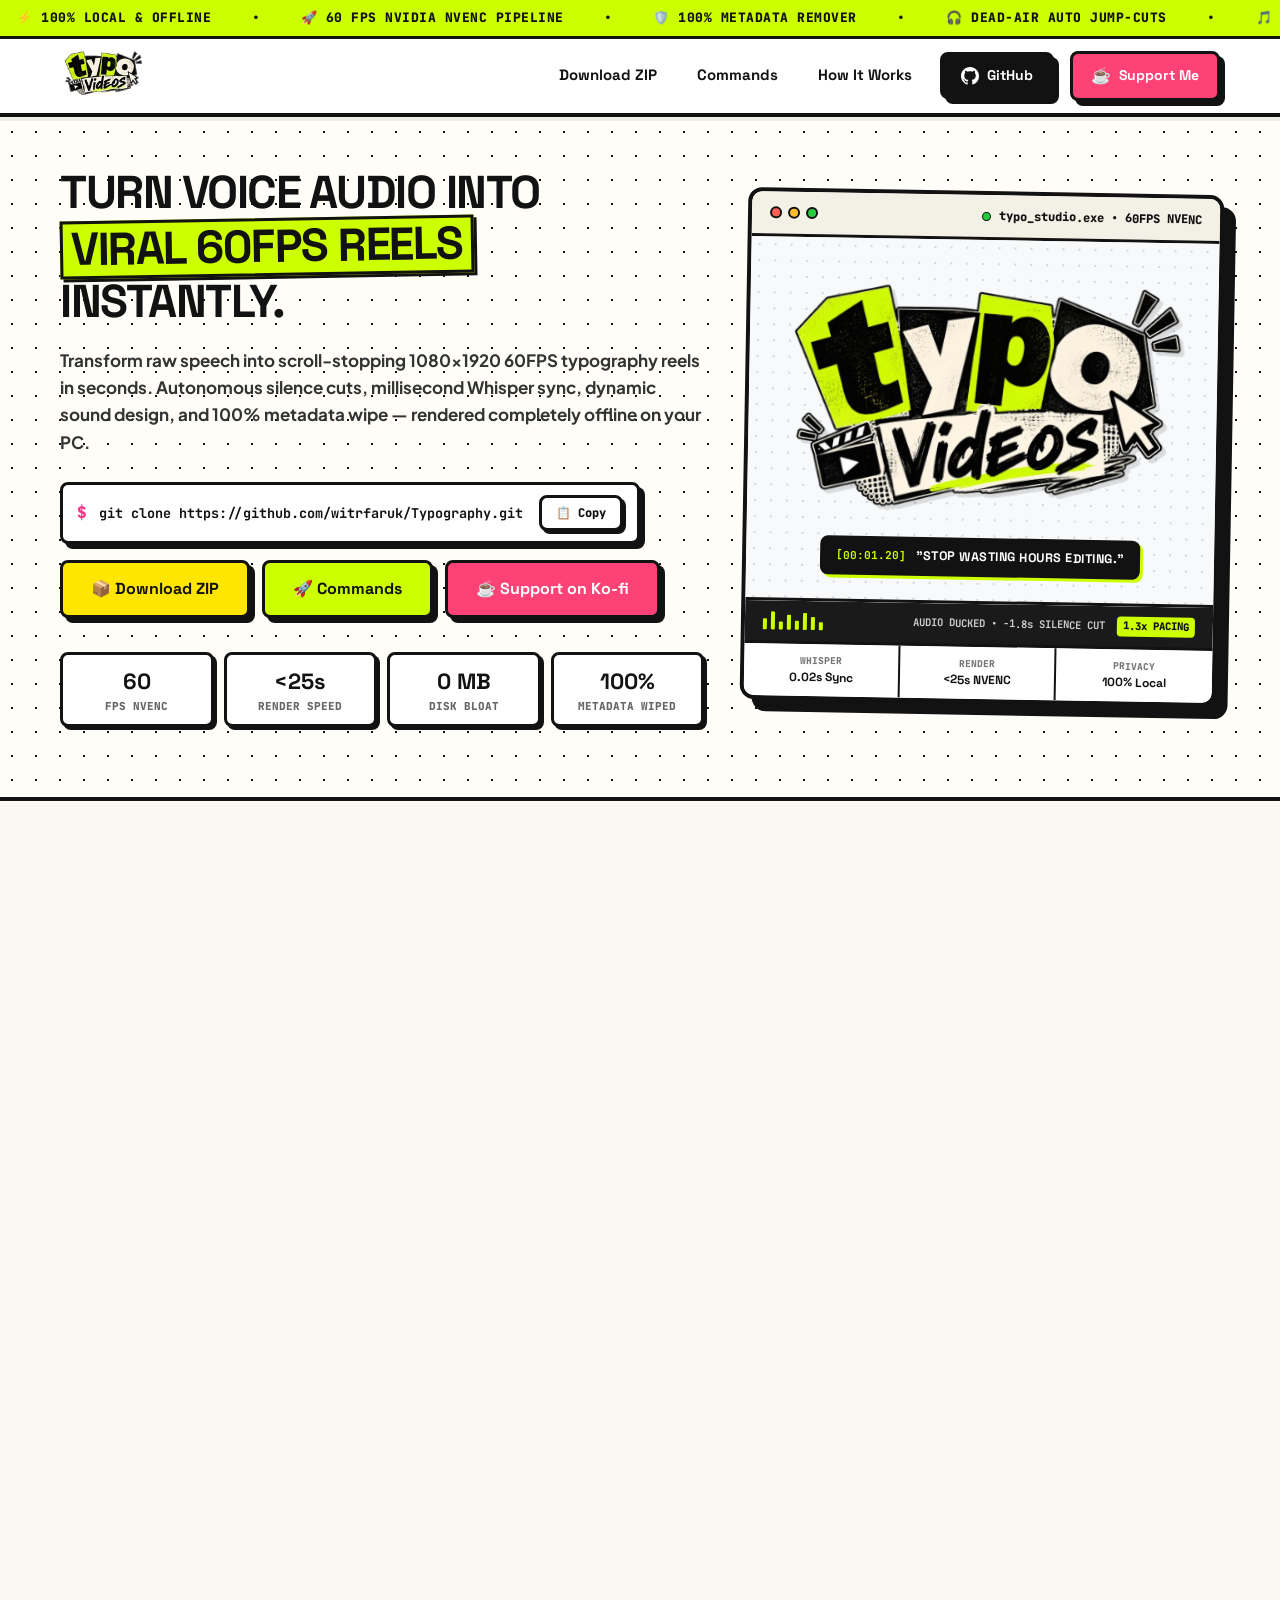
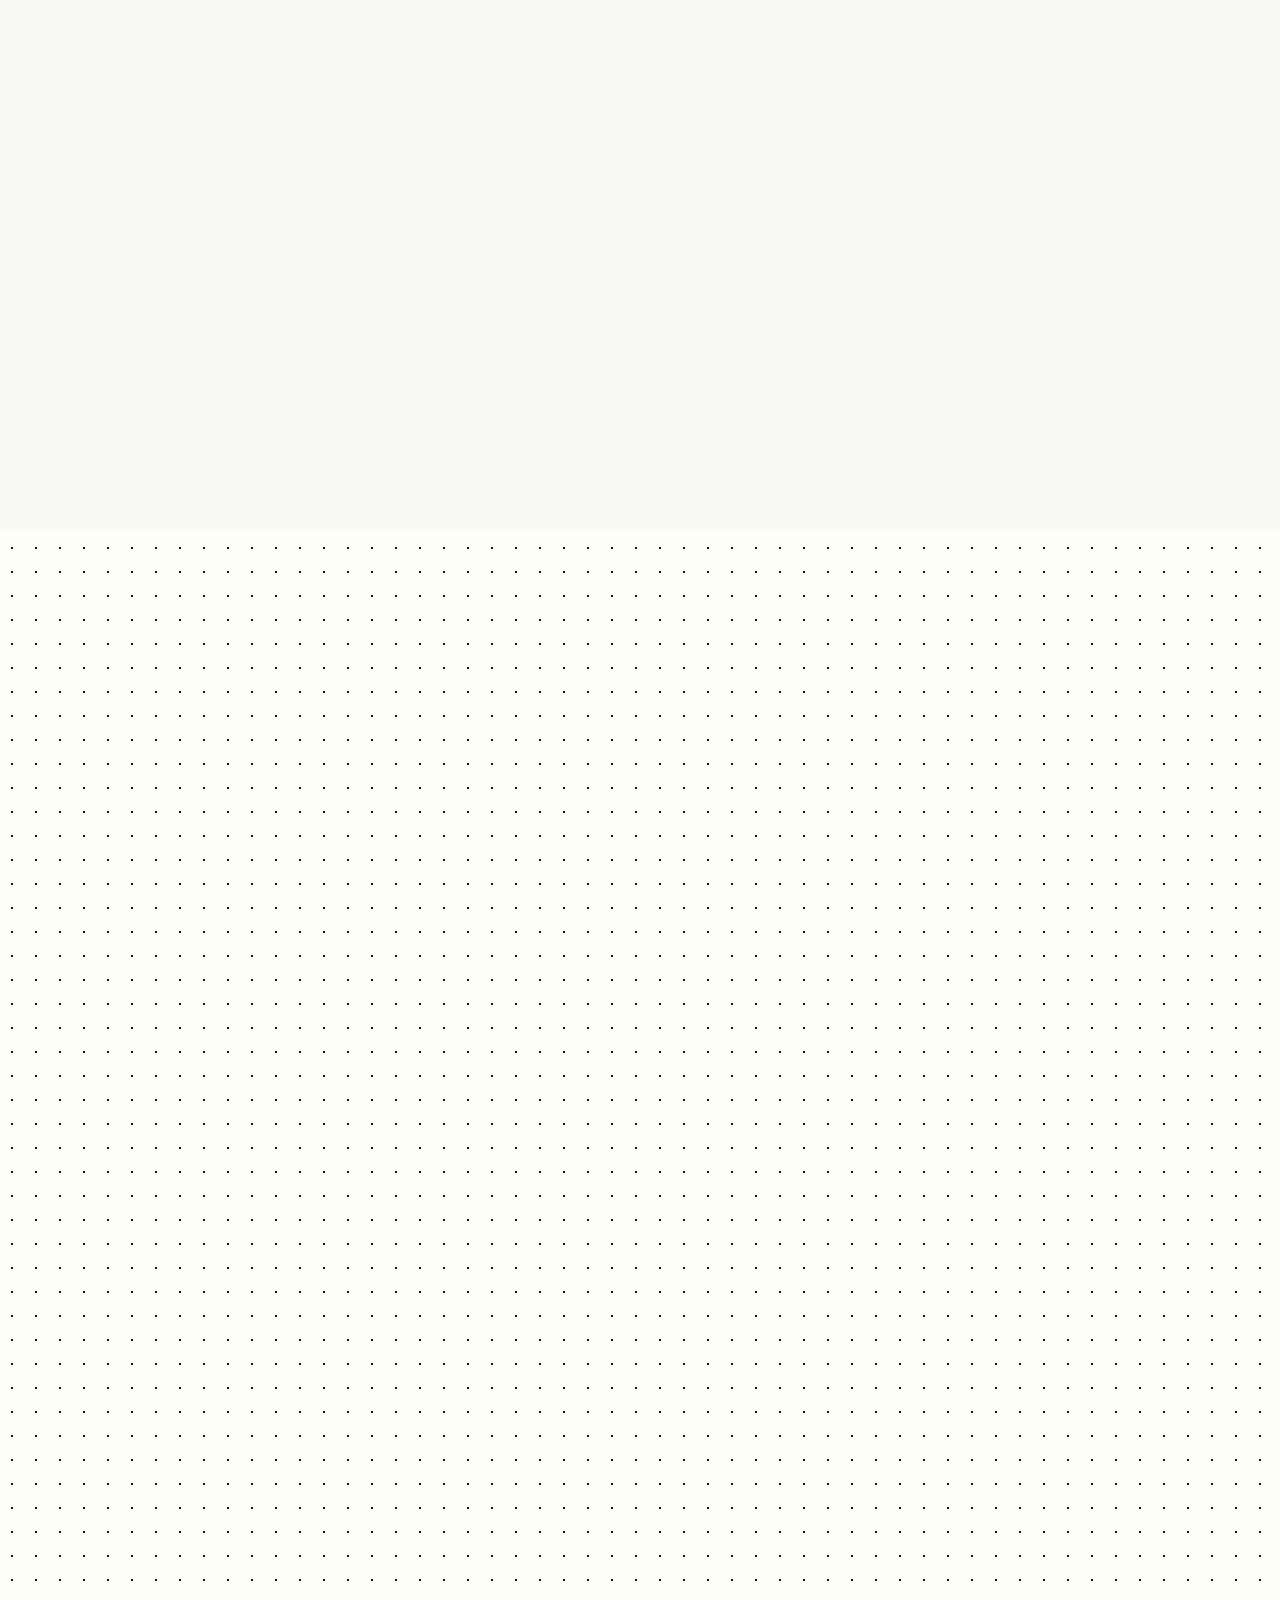
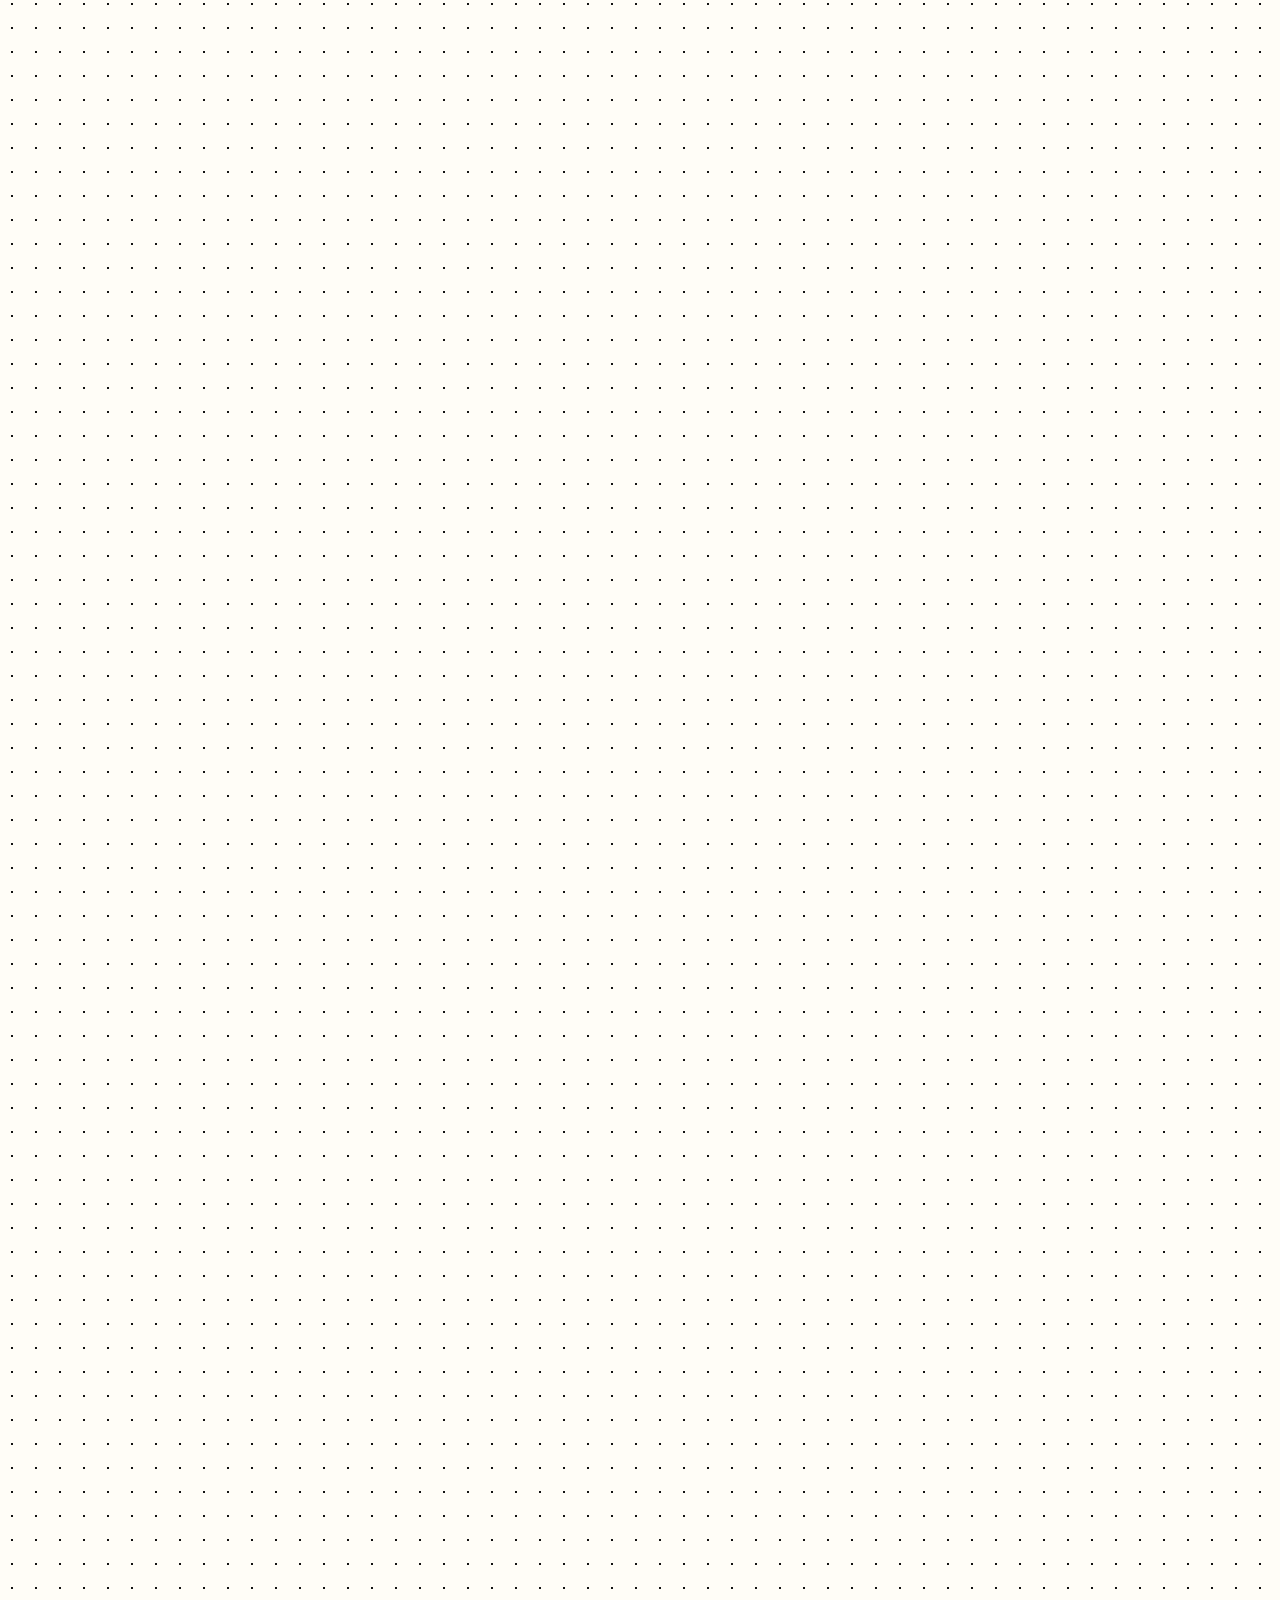
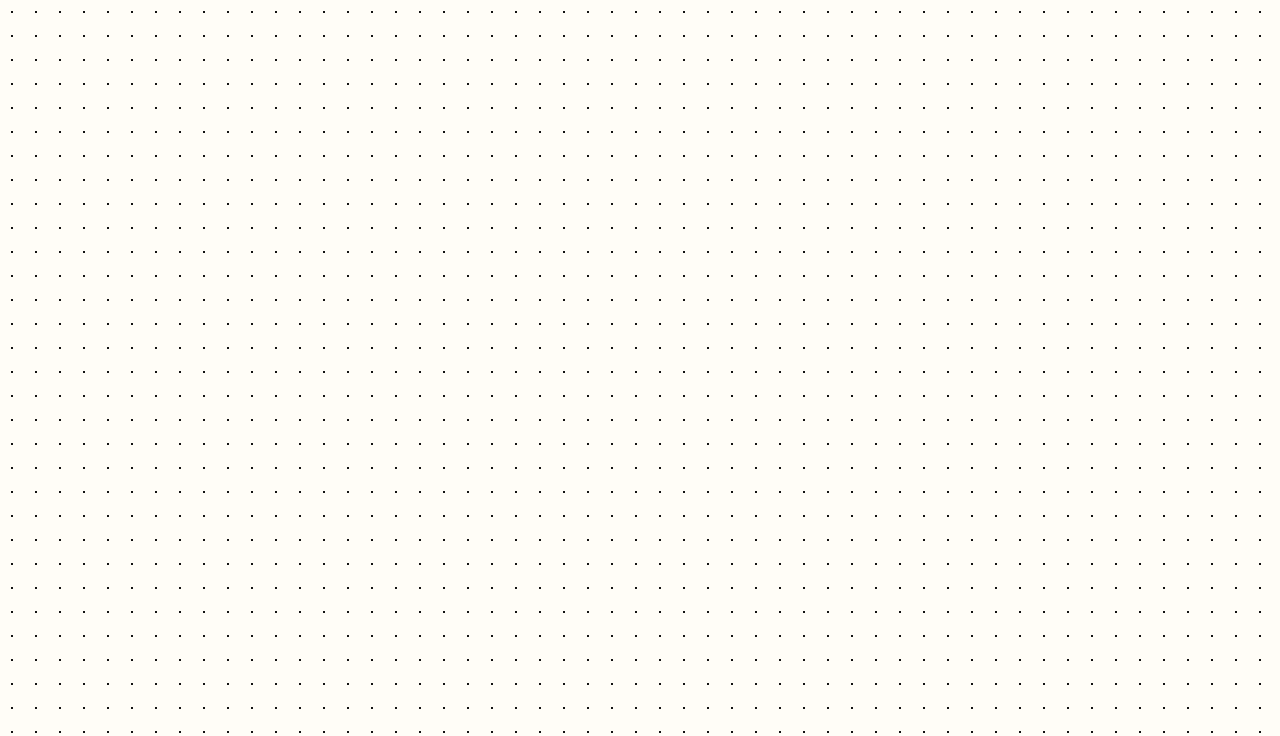
<file: .github/index.html>
<!DOCTYPE html>
<html lang="en">
<head>
  <meta charset="UTF-8">
  <meta name="viewport" content="width=device-width, initial-scale=1.0">

  <!-- PRIMARY SEO META TAGS -->
  <title>typo Videos | Autonomous Kinetic Typography Reel Engine</title>
  <meta name="title" content="typo Videos | Autonomous Kinetic Typography Reel Engine">
  <meta name="description" content="Transform voice notes into 1080x1920 60FPS typography reels in seconds. Autonomous Whisper word-sync, dead-air jump cuts, dynamic audio ducking, and 100% metadata wipe. 100% local-first.">
  <meta name="keywords" content="kinetic typography, typography reels, ai reel generator, automated video editor, whisper subtitle sync, 60fps vertical reels, local video generator, ffmpeg nvenc, metadata remover, shorts creator, tiktok captions">
  <meta name="author" content="Md Faruk Abdulla (witrfaruk)">
  <meta name="robots" content="index, follow, max-image-preview:large, max-snippet:-1, max-video-preview:-1">
  <link rel="canonical" href="https://witrfaruk.github.io/Typography/">

  <!-- GEO & AI SEARCH ENGINE SIGNALS -->
  <link rel="alternate" type="text/plain" href="llms.txt" title="LLM Summary & Context">

  <!-- OPEN GRAPH / FACEBOOK / LINKEDIN -->
  <meta property="og:type" content="website">
  <meta property="og:url" content="https://witrfaruk.github.io/Typography/">
  <meta property="og:site_name" content="typo Videos">
  <meta property="og:locale" content="en_US">
  <meta property="og:title" content="typo Videos | Autonomous Kinetic Typography Reel Engine">
  <meta property="og:description" content="Transform raw voice audio into viral 60FPS vertical reels in seconds with automatic silence cuts, Whisper word-sync, and 100% metadata wipe.">
  <meta property="og:image" content="https://raw.githubusercontent.com/witrfaruk/Typography/main/.github/logo.png">
  <meta property="og:image:alt" content="typo Videos Pure Kinetic Typography Engine">

  <!-- TWITTER CARDS -->
  <meta name="twitter:card" content="summary_large_image">
  <meta name="twitter:site" content="@witrfaruk">
  <meta name="twitter:creator" content="@witrfaruk">
  <meta name="twitter:url" content="https://witrfaruk.github.io/Typography/">
  <meta name="twitter:title" content="typo Videos | Autonomous Kinetic Typography Reel Engine">
  <meta name="twitter:description" content="Transform raw voice audio into viral 60FPS vertical reels in seconds with automatic silence cuts, Whisper word-sync, and 100% metadata wipe.">
  <meta name="twitter:image" content="https://raw.githubusercontent.com/witrfaruk/Typography/main/.github/logo.png">

  <!-- FORCE SCROLL TO TOP ON REFRESH -->
  <script>
    if ('scrollRestoration' in history) {
      history.scrollRestoration = 'manual';
    }
    window.scrollTo(0, 0);
  </script>

  <!-- FAVICONS -->
  <link rel="icon" type="image/x-icon" href="favicon/favicon.ico">
  <link rel="icon" type="image/png" sizes="96x96" href="favicon/favicon-96x96.png">
  <link rel="icon" type="image/svg+xml" href="favicon/favicon.svg">
  <link rel="apple-touch-icon" sizes="180x180" href="favicon/apple-touch-icon.png">
  <link rel="manifest" href="favicon/site.webmanifest">

  <!-- RESOURCE PRELOADS FOR INSTANT RENDERING -->
  <link rel="preload" as="image" href="logo.webp" type="image/webp" fetchpriority="high">
  <link rel="preload" as="image" href="logo-small.webp" type="image/webp">

  <!-- 100% OFFLINE LOCAL FONTS (ZERO IP LEAKS TO GOOGLE SERVERS) -->
  <link rel="stylesheet" href="fonts.css">
  <link rel="stylesheet" href="style.css">

  <!-- JSON-LD STRUCTURED DATA (SEO, AEO, GEO) -->
  <script type="application/ld+json">
  {
    "@context": "https://schema.org",
    "@graph": [
      {
        "@type": "SoftwareApplication",
        "@id": "https://witrfaruk.github.io/Typography/#software",
        "name": "typo Videos",
        "alternateName": "Typography Reels Engine",
        "applicationCategory": "MultimediaApplication",
        "operatingSystem": "Windows 10, Windows 11",
        "description": "Local-first autonomous kinetic typography video generator. Converts audio speech into 60FPS viral reels with automatic silence removal, Whisper subtitle synchronization, and 100% metadata wipe.",
        "url": "https://witrfaruk.github.io/Typography/",
        "downloadUrl": "https://github.com/witrfaruk/Typography",
        "offers": {
          "@type": "Offer",
          "price": "0",
          "priceCurrency": "USD"
        },
        "license": "https://opensource.org/licenses/MIT",
        "author": {
          "@type": "Person",
          "name": "Md Faruk Abdulla",
          "alternateName": "witrfaruk",
          "url": "https://witrfaruk.vercel.app",
          "sameAs": [
            "https://github.com/witrfaruk",
            "https://x.com/witrfaruk",
            "https://www.linkedin.com/in/witrfaruk",
            "https://www.instagram.com/witrfaruk"
          ]
        }
      },
      {
        "@type": "HowTo",
        "name": "How to Generate Autonomous Typography Reels from Speech Audio",
        "description": "Step-by-step workflow to turn voice recordings into 1080x1920 60FPS typography videos without manual video editing.",
        "step": [
          {
            "@type": "HowToStep",
            "position": 1,
            "name": "Drop Voice Audio",
            "text": "Place your recorded .wav or .mp3 voice recording into the Audio/ folder."
          },
          {
            "@type": "HowToStep",
            "position": 2,
            "name": "Launch Autonomous Pipeline",
            "text": "Double click Generate_Video.bat to trigger faster-whisper transcription, silence trimming, kinetic typography animation, and NVENC rendering."
          },
          {
            "@type": "HowToStep",
            "position": 3,
            "name": "Get Metadata-Purged 60FPS Video",
            "text": "Collect your finalized 60FPS video in Final Video/ with 100% metadata removed and source audio automatically deleted."
          }
        ]
      },
      {
        "@type": "FAQPage",
        "mainEntity": [
          {
            "@type": "Question",
            "name": "What is typo Videos?",
            "acceptedAnswer": {
              "@type": "Answer",
              "text": "typo Videos is an autonomous, open-source kinetic typography reel engine that converts raw voice speech into viral 1080x1920 60FPS videos with millisecond Whisper subtitle synchronization, dead-air silence removal, dynamic background music, and 100% automated metadata wiping."
            }
          },
          {
            "@type": "Question",
            "name": "How does typo Videos work?",
            "acceptedAnswer": {
              "@type": "Answer",
              "text": "Drop any speech audio into the Audio/ folder and double-click Generate_Video.bat. The engine extracts word timestamps using Whisper, cuts silence pauses, animates typography, mixes ambient sound, strips EXIF metadata, and outputs a 60FPS MP4 file."
            }
          },
          {
            "@type": "Question",
            "name": "Does typo Videos upload my audio to the cloud?",
            "acceptedAnswer": {
              "@type": "Answer",
              "text": "No. typo Videos is 100% local-first and runs entirely on your local machine. No voice recordings, transcripts, videos, or fonts are uploaded or sent to any remote server."
            }
          },
          {
            "@type": "Question",
            "name": "Is typo Videos free and open source?",
            "acceptedAnswer": {
              "@type": "Answer",
              "text": "Yes, typo Videos is 100% free and open-source under the MIT License for both personal and commercial creator use."
            }
          },
          {
            "@type": "Question",
            "name": "What are the minimum PC requirements for typo Videos?",
            "acceptedAnswer": {
              "@type": "Answer",
              "text": "It requires Windows 10/11, Python 3.10+, and FFmpeg. An NVIDIA GPU with NVENC provides sub-25 second rendering, while CPU fallback is automatically enabled for non-NVIDIA computers."
            }
          },
          {
            "@type": "Question",
            "name": "How does the automated metadata remover work?",
            "acceptedAnswer": {
              "@type": "Answer",
              "text": "The pipeline runs a bitexact FFmpeg sanitizer pass on every generated MP4 video, stripping camera EXIF markers, GPS coordinates, author IDs, creation timestamps, and software signatures."
            }
          }
        ]
      }
    ]
  }
  </script>
</head>
<body>

  <!-- TICKER MARQUEE -->
  <div class="marquee-bar">
    <div class="marquee-track">
      <span>⚡ 100% LOCAL & OFFLINE</span>
      <span>•</span>
      <span>🚀 60 FPS NVIDIA NVENC PIPELINE</span>
      <span>•</span>
      <span>🛡️ 100% METADATA REMOVER</span>
      <span>•</span>
      <span>🎧 DEAD-AIR AUTO JUMP-CUTS</span>
      <span>•</span>
      <span>🎵 AUTO BGM DUCKING</span>
      <span>•</span>
      <span>⚡ 100% LOCAL & OFFLINE</span>
      <span>•</span>
      <span>🚀 60 FPS NVIDIA NVENC PIPELINE</span>
      <span>•</span>
      <span>🛡️ 100% METADATA REMOVER</span>
      <span>•</span>
      <span>🎧 DEAD-AIR AUTO JUMP-CUTS</span>
      <span>•</span>
      <span>🎵 AUTO BGM DUCKING</span>
    </div>
  </div>

  <!-- MINIMAL HEADER: ONLY LOGO, DOWNLOAD, HOW IT WORKS, GITHUB, SUPPORT ME -->
  <header class="clean-header">
    <div class="header-container">
      <a href="#" class="logo-link">
        <picture>
          <source srcset="logo-small.webp" type="image/webp">
          <img src="logo-small.png" alt="typo Videos Logo" class="brand-logo" width="68" height="38" decoding="async">
        </picture>
      </a>

      <nav class="header-nav">
        <a href="https://github.com/witrfaruk/TypoGraphy/archive/refs/heads/main.zip" class="nav-item">Download ZIP</a>
        <a href="#download" class="nav-item">Commands</a>
        <a href="#workflow" class="nav-item">How It Works</a>
        <a href="https://github.com/witrfaruk/Typography" target="_blank" rel="noopener noreferrer" class="btn btn-github">
          <svg width="18" height="18" viewBox="0 0 24 24" fill="currentColor"><path d="M12 0C5.37 0 0 5.37 0 12c0 5.31 3.435 9.795 8.205 11.385.6.105.825-.255.825-.57 0-.285-.015-1.23-.015-2.235-3.015.555-3.795-.735-4.035-1.41-.135-.345-.72-1.41-1.23-1.695-.42-.225-1.02-.78-.015-.795.945-.015 1.62.87 1.845 1.23 1.08 1.815 2.805 1.305 3.495.99.105-.78.42-1.305.765-1.605-2.67-.3-5.46-1.335-5.46-5.925 0-1.305.465-2.385 1.23-3.225-.12-.3-.54-1.53.12-3.18 0 0 1.005-.315 3.3 1.23.96-.27 1.98-.405 3-.405s2.04.135 3 .405c2.295-1.56 3.3-1.23 3.3-1.23.66 1.65.24 2.88.12 3.18.765.84 1.23 1.905 1.23 3.225 0 4.605-2.805 5.625-5.475 5.925.435.375.81 1.095.81 2.22 0 1.605-.015 2.895-.015 3.3 0 .315.225.69.825.57A12.02 12.02 0 0024 12c0-6.63-5.37-12-12-12z"/></svg>
          GitHub
        </a>
        <a href="https://ko-fi.com/U4B028M2CY" target="_blank" rel="noopener noreferrer" class="btn btn-kofi">
          <span class="kofi-icon">☕</span>
          Support Me
        </a>
      </nav>
    </div>
  </header>

  <!-- HERO SECTION -->
  <section class="hero-section">
    <div class="container hero-layout">
      <div class="hero-content">
        <h1 class="hero-title">
          TURN VOICE AUDIO INTO <span class="highlight-lime">VIRAL 60FPS REELS</span> INSTANTLY.
        </h1>

        <p class="hero-desc">
          Transform raw speech into scroll-stopping <strong>1080x1920 60FPS typography reels</strong> in seconds. Autonomous silence cuts, millisecond Whisper sync, dynamic sound design, and <strong>100% metadata wipe</strong> — rendered completely offline on your PC.
        </p>

        <!-- NO COMMENT QUICK COMMAND BOX -->
        <div class="command-box">
          <div class="command-line">
            <span class="cmd-prompt">$</span>
            <code class="cmd-text">git clone https://github.com/witrfaruk/Typography.git</code>
            <button class="btn btn-copy" data-copy="git clone https://github.com/witrfaruk/Typography.git">
              <span>📋 Copy</span>
            </button>
          </div>
          <div class="hero-btn-row">
            <a href="https://github.com/witrfaruk/TypoGraphy/archive/refs/heads/main.zip" class="btn btn-yellow btn-large" title="Direct ZIP Download">
              <span>📦 Download ZIP</span>
            </a>
            <a href="#download" class="btn btn-primary btn-large">
              <span>🚀 Commands</span>
            </a>
            <a href="https://ko-fi.com/U4B028M2CY" target="_blank" rel="noopener noreferrer" class="btn btn-kofi btn-large">
              <span>☕ Support on Ko-fi</span>
            </a>
          </div>
        </div>

        <div class="stats-row">
          <div class="stat-box">
            <span class="stat-val">60</span>
            <span class="stat-lbl">FPS NVENC</span>
          </div>
          <div class="stat-box">
            <span class="stat-val">&lt;25s</span>
            <span class="stat-lbl">Render Speed</span>
          </div>
          <div class="stat-box">
            <span class="stat-val">0 MB</span>
            <span class="stat-lbl">Disk Bloat</span>
          </div>
          <div class="stat-box">
            <span class="stat-val">100%</span>
            <span class="stat-lbl">Metadata Wiped</span>
          </div>
        </div>
      </div>

      <!-- HERO VISUAL (PREMIUM INTERACTIVE STUDIO SIMULATOR) -->
      <div class="hero-visual">
        <div class="hero-art-card">
          <!-- TOP WINDOW BAR -->
          <div class="art-card-header">
            <div class="dots-row">
              <span class="dot dot-red"></span>
              <span class="dot dot-yellow"></span>
              <span class="dot dot-green"></span>
            </div>
            <div class="art-title-wrap">
              <span class="pulse-dot"></span>
              <span class="art-title">typo_studio.exe • 60FPS NVENC</span>
            </div>
          </div>

          <!-- STAGE / REEL PREVIEW -->
          <div class="art-preview-box">
            <picture>
              <source srcset="logo.webp" type="image/webp">
              <img src="logo.png" alt="typo Videos Kinetic Typography Reel Engine" class="hero-logo-display" width="1024" height="576" fetchpriority="high" decoding="async">
            </picture>

            <div class="live-subtitle-bubble">
              <span class="sync-timestamp">[00:01.20]</span>
              <span class="sync-caption">"STOP WASTING HOURS EDITING."</span>
            </div>
          </div>

          <!-- AUDIO TIMELINE & EQUALIZER STRIP -->
          <div class="art-eq-strip">
            <div class="eq-bars">
              <span class="bar bar-1"></span>
              <span class="bar bar-2"></span>
              <span class="bar bar-3"></span>
              <span class="bar bar-4"></span>
              <span class="bar bar-5"></span>
              <span class="bar bar-6"></span>
              <span class="bar bar-7"></span>
              <span class="bar bar-8"></span>
            </div>
            <div class="eq-meta">
              <span class="eq-status">AUDIO DUCKED • -1.8s SILENCE CUT</span>
              <span class="eq-speed">1.3x PACING</span>
            </div>
          </div>

          <!-- BOTTOM TELEMETRY BAR -->
          <div class="art-telemetry-bar">
            <div class="telem-item">
              <span class="telem-label">WHISPER</span>
              <span class="telem-val">0.02s Sync</span>
            </div>
            <div class="telem-item">
              <span class="telem-label">RENDER</span>
              <span class="telem-val">&lt;25s NVENC</span>
            </div>
            <div class="telem-item">
              <span class="telem-label">PRIVACY</span>
              <span class="telem-val">100% Local</span>
            </div>
          </div>
        </div>
      </div>
    </div>
  </section>

  <!-- DOWNLOAD / COMMANDS SECTION (STRICTLY NO COMMENTS) -->
  <section id="download" class="section section-bordered">
    <div class="container">
      <div class="section-header">
        <h2 class="section-title">COMMANDS TO DOWNLOAD & RUN</h2>
        <p class="section-subtitle">Clean, direct commands ready to paste into PowerShell, Terminal, or Command Prompt.</p>
      </div>

      <!-- DIRECT ZIP DOWNLOAD CALLOUT -->
      <div class="direct-zip-banner">
        <div class="zip-banner-info">
          <span class="zip-banner-icon">📦</span>
          <div>
            <h3 class="zip-banner-title">Prefer a direct download without Git?</h3>
            <p class="zip-banner-desc">Get the complete source code, scripts, and pre-bundled offline fonts in one archive.</p>
          </div>
        </div>
        <a href="https://github.com/witrfaruk/TypoGraphy/archive/refs/heads/main.zip" class="btn btn-yellow">
          <span>📦 Download TypoGraphy.zip</span>
        </a>
      </div>

      <div class="terminal-shell">
        <div class="terminal-nav">
          <button class="terminal-tab active" data-tab="tab-clone">Clone & Launch</button>
          <button class="terminal-tab" data-tab="tab-python">Python Virtualenv</button>
          <button class="terminal-tab" data-tab="tab-cli">CLI Flags</button>
          <button class="terminal-tab" data-tab="tab-metadata">Metadata Sanitizer</button>
        </div>

        <!-- TAB 1: CLONE (NO COMMENTS) -->
        <div class="terminal-panel active" id="tab-clone">
          <div class="code-terminal-box">
            <pre><code>git clone https://github.com/witrfaruk/Typography.git
cd Typography
.\Generate_Video.bat</code></pre>
            <button class="btn btn-copy" data-copy="git clone https://github.com/witrfaruk/Typography.git&#10;cd Typography&#10;.\Generate_Video.bat">
              <span>📋 Copy Commands</span>
            </button>
          </div>
        </div>

        <!-- TAB 2: PYTHON SETUP (NO COMMENTS) -->
        <div class="terminal-panel" id="tab-python">
          <div class="code-terminal-box">
            <pre><code>python -m venv .venv
.venv\Scripts\activate
pip install -r code/requirements.txt
python code/verify_env.py</code></pre>
            <button class="btn btn-copy" data-copy="python -m venv .venv&#10;.venv\Scripts\activate&#10;pip install -r code/requirements.txt&#10;python code/verify_env.py">
              <span>📋 Copy Commands</span>
            </button>
          </div>
        </div>

        <!-- TAB 3: CLI FLAGS (NO COMMENTS) -->
        <div class="terminal-panel" id="tab-cli">
          <div class="code-terminal-box">
            <pre><code>python code/run_pipeline.py
python code/run_pipeline.py --audio "Audio/speech.wav"
python code/run_pipeline.py --dark --speed 1.35
python code/run_pipeline.py --watch</code></pre>
            <button class="btn btn-copy" data-copy="python code/run_pipeline.py&#10;python code/run_pipeline.py --dark --speed 1.35&#10;python code/run_pipeline.py --watch">
              <span>📋 Copy Commands</span>
            </button>
          </div>
        </div>

        <!-- TAB 4: METADATA SANITIZER (NO COMMENTS) -->
        <div class="terminal-panel" id="tab-metadata">
          <div class="code-terminal-box">
            <pre><code>python code/remove_metadata.py
python code/remove_metadata.py "Final Video/my_video.mp4"</code></pre>
            <button class="btn btn-copy" data-copy="python code/remove_metadata.py">
              <span>📋 Copy Commands</span>
            </button>
          </div>
        </div>
      </div>
    </div>
  </section>

  <!-- DOWNLOAD ALL THINGS NEEDED (PYTHON, OLLAMA, WHISPER, FFMPEG) -->
  <section id="prerequisites" class="section">
    <div class="container">
      <div class="section-header">
        <h2 class="section-title">ALL TOOLS & SOFTWARE NEEDED</h2>
        <p class="section-subtitle">Download tools individually below, or copy the single combined command to install everything sequentially.</p>
      </div>

      <!-- MASTER COMBINED 1-CLICK COMMAND (NO COMMENTS) -->
      <div class="all-in-one-box">
        <div class="aio-top">
          <div class="aio-title-wrap">
            <h3 class="aio-title">⚡ 1-CLICK COMBINED INSTALL</h3>
            <span class="aio-tagline">Install Python, FFmpeg, Git, Ollama & Whisper sequentially with one command</span>
          </div>
          <button class="btn btn-copy btn-aio-copy" data-copy="winget install -e --id Python.Python.3.11 ; winget install -e --id Gyan.FFmpeg ; winget install -e --id Git.Git ; winget install -e --id Ollama.Ollama ; pip install -r code/requirements.txt">
            <span>📋 Copy Combined Command</span>
          </button>
        </div>
        <div class="aio-terminal">
          <code class="aio-code">winget install -e --id Python.Python.3.11 ; winget install -e --id Gyan.FFmpeg ; winget install -e --id Git.Git ; winget install -e --id Ollama.Ollama ; pip install -r code/requirements.txt</code>
        </div>
      </div>

      <div class="tools-grid">
        <!-- 1. PYTHON -->
        <div class="tool-card card-lime">
          <div class="tool-icon-box">🐍</div>
          <h3 class="tool-name">Python 3.10+</h3>
          <p class="tool-desc">
            Core execution environment. Powers faster-whisper transcription, PyTorch audio tensor manipulation, and NVENC streaming.
          </p>
          <div class="tool-action-group">
            <a href="https://www.python.org/downloads/" target="_blank" rel="noopener noreferrer" class="btn btn-tool-primary">
              <span>⬇️ Download Python</span>
            </a>
            <div class="winget-box">
              <code>winget install Python.Python.3.11</code>
              <button class="btn btn-copy-mini" data-copy="winget install Python.Python.3.11">📋</button>
            </div>
          </div>
        </div>

        <!-- 2. FFMPEG -->
        <div class="tool-card card-cyan">
          <div class="tool-icon-box">🎬</div>
          <h3 class="tool-name">FFmpeg (with NVENC)</h3>
          <p class="tool-desc">
            High-speed video rendering pipe, audio normalization filter, multi-track BGM ducking, and bitexact metadata stripper.
          </p>
          <div class="tool-action-group">
            <a href="https://www.gyan.dev/ffmpeg/builds/" target="_blank" rel="noopener noreferrer" class="btn btn-tool-primary">
              <span>⬇️ Download FFmpeg</span>
            </a>
            <div class="winget-box">
              <code>winget install Gyan.FFmpeg</code>
              <button class="btn btn-copy-mini" data-copy="winget install Gyan.FFmpeg">📋</button>
            </div>
          </div>
        </div>

        <!-- 3. OLLAMA -->
        <div class="tool-card card-yellow">
          <div class="tool-icon-box">🤖</div>
          <h3 class="tool-name">Ollama (Local LLM)</h3>
          <p class="tool-desc">
            Runs offline models like <code>qwen3.5:9b</code> or <code>llama3.1</code> for semantic scene emphasis and keyword beat styling.
          </p>
          <div class="tool-action-group">
            <a href="https://ollama.com/download" target="_blank" rel="noopener noreferrer" class="btn btn-tool-primary">
              <span>⬇️ Download Ollama</span>
            </a>
            <div class="winget-box">
              <code>ollama run qwen3.5:9b</code>
              <button class="btn btn-copy-mini" data-copy="ollama run qwen3.5:9b">📋</button>
            </div>
          </div>
        </div>

        <!-- 4. FASTER-WHISPER & DEPS -->
        <div class="tool-card card-pink">
          <div class="tool-icon-box">🎙️</div>
          <h3 class="tool-name">Whisper & Dependencies</h3>
          <p class="tool-desc">
            Faster-Whisper (OpenAI Whisper with CTranslate2), PyTorch, OpenCV, Pillow, PyYAML, and Pydantic V2.
          </p>
          <div class="tool-action-group">
            <button class="btn btn-tool-primary" data-copy="pip install -r code/requirements.txt">
              <span>📋 Copy Pip Command</span>
            </button>
            <div class="winget-box">
              <code>pip install -r code/requirements.txt</code>
              <button class="btn btn-copy-mini" data-copy="pip install -r code/requirements.txt">📋</button>
            </div>
          </div>
        </div>

        <!-- 5. GIT -->
        <div class="tool-card card-white">
          <div class="tool-icon-box">🐙</div>
          <h3 class="tool-name">Git SCM</h3>
          <p class="tool-desc">
            Version control tool for cloning the repository, updating models, and pulling future updates and fonts.
          </p>
          <div class="tool-action-group">
            <a href="https://git-scm.com/downloads" target="_blank" rel="noopener noreferrer" class="btn btn-tool-primary">
              <span>⬇️ Download Git</span>
            </a>
            <div class="winget-box">
              <code>winget install Git.Git</code>
              <button class="btn btn-copy-mini" data-copy="winget install Git.Git">📋</button>
            </div>
          </div>
        </div>

        <!-- 6. NVIDIA GPU DRIVER -->
        <div class="tool-card card-purple">
          <div class="tool-icon-box">⚡</div>
          <h3 class="tool-name">NVIDIA Studio Driver</h3>
          <p class="tool-desc">
            Enables CUDA cores and hardware NVENC for rendering complete videos in under 25 seconds. CPU fallback is auto-enabled if no GPU is present.
          </p>
          <div class="tool-action-group">
            <a href="https://www.nvidia.com/Download/index.aspx" target="_blank" rel="noopener noreferrer" class="btn btn-tool-primary">
              <span>⬇️ NVIDIA Drivers</span>
            </a>
            <div class="winget-box">
              <code>CPU Fallback: Auto Enabled</code>
            </div>
          </div>
        </div>
      </div>
    </div>
  </section>

  <!-- MINIMUM PC SPECIFICATIONS -->
  <section id="specs" class="section section-bordered">
    <div class="container">
      <div class="section-header">
        <h2 class="section-title">MINIMUM PC SPECIFICATIONS</h2>
        <p class="section-subtitle">Clear hardware comparison to run the engine at maximum speed.</p>
      </div>

      <div class="specs-table-box">
        <table class="neo-table">
          <thead>
            <tr>
              <th class="col-comp">Component</th>
              <th class="col-min">Minimum Requirement</th>
              <th class="col-rec">Recommended (Fastest)</th>
            </tr>
          </thead>
          <tbody>
            <tr>
              <td>
                <div class="cell-head"><span class="icon">💻</span><strong>Operating System</strong></div>
              </td>
              <td>Windows 10 / Linux / macOS</td>
              <td>Windows 11 (64-bit)</td>
            </tr>
            <tr>
              <td>
                <div class="cell-head"><span class="icon">⚙️</span><strong>Processor (CPU)</strong></div>
              </td>
              <td>4-Core Intel Core i5 / AMD Ryzen 5</td>
              <td>6-Core+ Intel i7 / Ryzen 7</td>
            </tr>
            <tr>
              <td>
                <div class="cell-head"><span class="icon">🎮</span><strong>Graphics (GPU / VRAM)</strong></div>
              </td>
              <td>Integrated GPU (CPU Fallback Enabled)</td>
              <td>NVIDIA RTX Series (4GB+ VRAM, NVENC)</td>
            </tr>
            <tr>
              <td>
                <div class="cell-head"><span class="icon">🧠</span><strong>Memory (RAM)</strong></div>
              </td>
              <td>8 GB System RAM</td>
              <td>16 GB+ DDR4 / DDR5</td>
            </tr>
            <tr>
              <td>
                <div class="cell-head"><span class="icon">💽</span><strong>Disk Storage</strong></div>
              </td>
              <td>2 GB Free Space</td>
              <td>Fast NVMe SSD</td>
            </tr>
            <tr>
              <td>
                <div class="cell-head"><span class="icon">🤖</span><strong>Local AI (Optional)</strong></div>
              </td>
              <td>Automatic Heuristic Rules (0 RAM used)</td>
              <td>Ollama (qwen3.5:9b or llama3.1)</td>
            </tr>
          </tbody>
        </table>
      </div>
    </div>
  </section>

  <!-- 3-STEP WORKFLOW -->
  <section id="workflow" class="section">
    <div class="container">
      <div class="section-header">
        <h2 class="section-title">THE 3-STEP DAILY WORKFLOW</h2>
        <p class="section-subtitle">How you will generate viral typography videos every single day.</p>
      </div>

      <div class="workflow-steps">
        <div class="step-card">
          <div class="step-icon">🎙️</div>
          <h3 class="step-name">Drop Voice Audio</h3>
          <p class="step-info">Drop raw recorded voice audio (<code>.wav</code>, <code>.mp3</code>) into your <strong>Audio/</strong> folder.</p>
          <code class="step-path">Audio/speech.wav</code>
        </div>

        <div class="arrow-divider">➔</div>

        <div class="step-card">
          <div class="step-icon">⚙️</div>
          <h3 class="step-name">Double-Click Launcher</h3>
          <p class="step-info">Double-click <strong>Generate_Video.bat</strong>. The autonomous pipeline handles transcription, trimming, and NVENC rendering.</p>
          <code class="step-path">1-Click Run</code>
        </div>

        <div class="arrow-divider">➔</div>

        <div class="step-card">
          <div class="step-icon">🎬</div>
          <h3 class="step-name">Get Metadata-Free Reel</h3>
          <p class="step-info">Your 60FPS video lands in <strong>Final Video/</strong>. All metadata is stripped, and source audio is auto-deleted to eliminate clutter!</p>
          <code class="step-path">Final Video/output_60fps.mp4</code>
        </div>
      </div>
    </div>
  </section>

  <!-- FAQ ACCORDION SECTION (AEO & FEATURED SNIPPETS) -->
  <section id="faq" class="section section-bordered">
    <div class="container">
      <div class="section-header">
        <h2 class="section-title">ALL YOU NEED TO KNOW ABOUT TYPO VIDEOS</h2>
        <p class="section-subtitle">Direct, factual answers for creators, developers, and search engines.</p>
      </div>

      <div class="faq-list">
        
        <!-- QUESTION 1 (CLOSED BY DEFAULT) -->
        <div class="faq-item">
          <button class="faq-question">
            <span>What is typo Videos?</span>
            <span class="faq-toggle-icon">+</span>
          </button>
          <div class="faq-answer">
            <p>
              <strong>typo Videos</strong> is an autonomous, open-source kinetic typography reel engine. It converts speech audio into viral 1080x1920 60FPS vertical reels with millisecond Whisper subtitle synchronization, dead-air silence removal, ambient background music ducking, and 100% automated metadata wiping.
            </p>
          </div>
        </div>

        <!-- QUESTION 2 -->
        <div class="faq-item">
          <button class="faq-question">
            <span>How does typo Videos generate reels automatically?</span>
            <span class="faq-toggle-icon">+</span>
          </button>
          <div class="faq-answer">
            <p>
              Simply place any voice audio file into your <code>Audio/</code> folder and double-click <code>Generate_Video.bat</code>. The engine runs faster-whisper to extract exact timestamps, trims silent pauses, animates kinetic words, mixes background music, strips container metadata, and outputs a ready-to-publish 60FPS MP4 file into <code>Final Video/</code>.
            </p>
          </div>
        </div>

        <!-- QUESTION 3 -->
        <div class="faq-item">
          <button class="faq-question">
            <span>Does typo Videos upload my voice or videos to the cloud?</span>
            <span class="faq-toggle-icon">+</span>
          </button>
          <div class="faq-answer">
            <p>
              <strong>No.</strong> typo Videos is 100% local-first and works completely offline. Your voice recordings, transcripts, videos, and fonts are processed locally on your machine. No telemetry, audio data, or prompt logs are ever transmitted to cloud servers.
            </p>
          </div>
        </div>

        <!-- QUESTION 4 -->
        <div class="faq-item">
          <button class="faq-question">
            <span>What are the minimum PC hardware requirements?</span>
            <span class="faq-toggle-icon">+</span>
          </button>
          <div class="faq-answer">
            <p>
              The minimum configuration is Windows 10/11, 8 GB RAM, Python 3.10+, and FFmpeg. While an NVIDIA GPU with NVENC hardware acceleration delivers full 60FPS renders in under 25 seconds, the engine includes automatic CPU fallback for systems without dedicated GPUs.
            </p>
          </div>
        </div>

        <!-- QUESTION 5 -->
        <div class="faq-item">
          <button class="faq-question">
            <span>Is typo Videos free and open source?</span>
            <span class="faq-toggle-icon">+</span>
          </button>
          <div class="faq-answer">
            <p>
              Yes. typo Videos is 100% free and open-source under the permissive <strong>MIT License</strong> for both personal creators and commercial production pipelines.
            </p>
          </div>
        </div>

        <!-- QUESTION 6 -->
        <div class="faq-item">
          <button class="faq-question">
            <span>How does the 100% automated metadata remover work?</span>
            <span class="faq-toggle-icon">+</span>
          </button>
          <div class="faq-answer">
            <p>
              The pipeline executes an automated FFmpeg bitexact sanitizer pass that strips camera EXIF markers, GPS coordinates, author handles, creation timestamps, and software signatures from the final video file before output.
            </p>
          </div>
        </div>

      </div>
    </div>
  </section>

  <!-- SUPPORT CALLOUT BANNER -->
  <section class="support-callout-section">
    <div class="container">
      <div class="support-box">
        <h2 class="support-title">SUPPORT THE CREATOR ON KO-FI</h2>
        <p class="support-desc">
          typo Videos is 100% free and open-source. If this engine saves you hours of video editing, consider supporting ongoing development, new fonts, and kinetic motion presets!
        </p>
        <div class="support-actions">
          <a href="https://ko-fi.com/U4B028M2CY" target="_blank" rel="noopener noreferrer" class="btn btn-kofi btn-huge">
            <span class="kofi-icon">☕</span>
            Support Me on Ko-fi
          </a>
          <a href="https://github.com/witrfaruk/Typography" target="_blank" rel="noopener noreferrer" class="btn btn-github btn-huge">
            <span>⭐ Star on GitHub</span>
          </a>
        </div>
      </div>
    </div>
  </section>

  <!-- FOOTER -->
  <footer class="clean-footer">
    <div class="container footer-content">
      <div class="footer-brand">
        <picture>
          <source srcset="logo-small.webp" type="image/webp">
          <img src="logo-small.png" alt="typo Videos Logo" class="footer-logo" width="68" height="38" loading="lazy" decoding="async">
        </picture>
        <p class="footer-text">
          Autonomous Pure Kinetic Typography Engine. Built for creators who want high-retention vertical reels without manual video editing.
        </p>
      </div>

      <div class="footer-links-col">
        <h4>Quick Links</h4>
        <a href="#download">Download</a>
        <a href="#workflow">How It Works</a>
        <a href="privacy.html">Privacy Policy</a>
        <a href="contact.html">Contact & Social</a>
        <a href="https://github.com/witrfaruk/Typography" target="_blank" rel="noopener noreferrer">GitHub Repo</a>
      </div>

      <div class="footer-kofi-col">
        <h4>Support Project</h4>
        <p>Buy a coffee to support future updates and new features:</p>
        <a href="https://ko-fi.com/U4B028M2CY" target="_blank" rel="noopener noreferrer" class="btn btn-kofi btn-footer">
          <span class="kofi-icon">☕</span>
          Support Me on Ko-fi
        </a>
      </div>
    </div>

    <div class="footer-bottom">
      <div class="container footer-bottom-inner">
        <span>© 2026 WitrFaruk. Released under the MIT License.</span>
        <div class="footer-legal-links">
          <a href="privacy.html">Privacy Policy</a>
          <span>•</span>
          <a href="contact.html">Contact</a>
        </div>
        <span>Autonomous Kinetic Video Engine ⚡</span>
      </div>
    </div>
  </footer>

  <script src="app.js" defer></script>
</body>
</html>
</file>
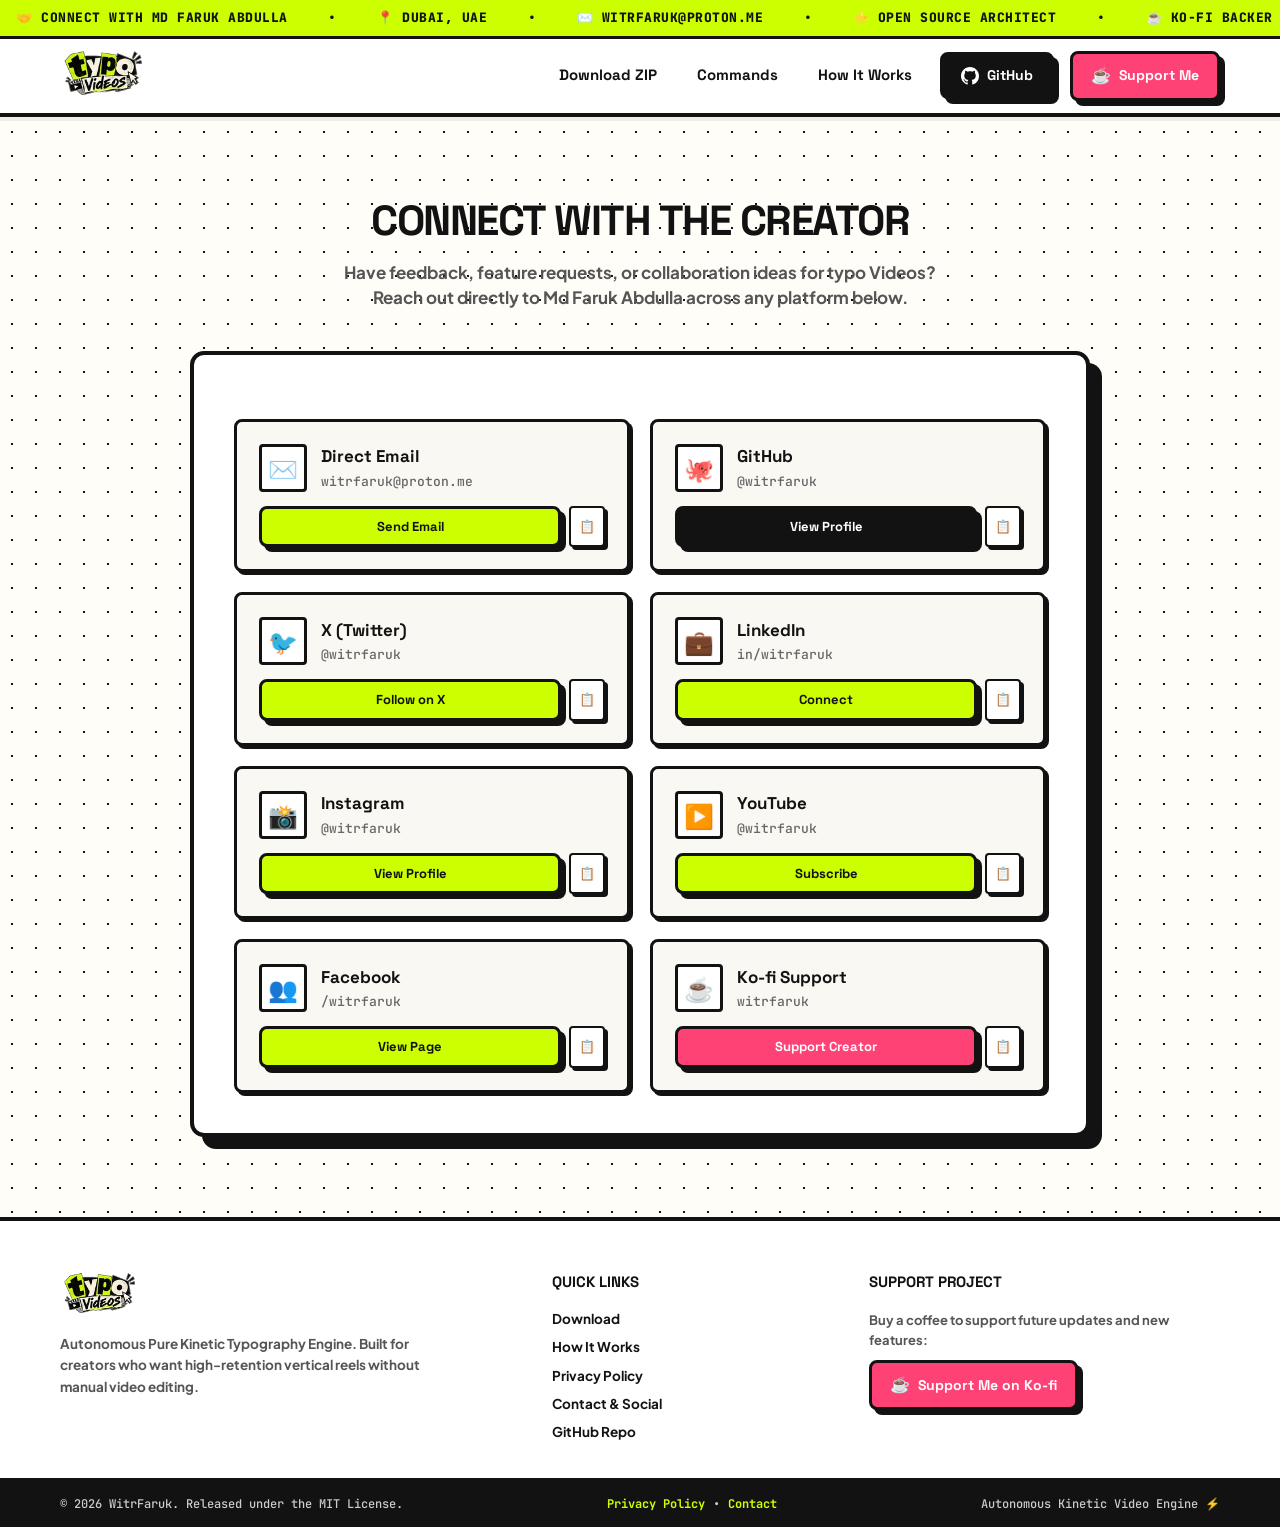
<file: .github/contact.html>
<!DOCTYPE html>
<html lang="en">
<head>
  <meta charset="UTF-8">
  <meta name="viewport" content="width=device-width, initial-scale=1.0">
  <title>Contact & Social Channels | Md Faruk Abdulla</title>
  <meta name="title" content="Contact & Social Channels | Md Faruk Abdulla">
  <meta name="description" content="Connect with Md Faruk Abdulla (witrfaruk) across GitHub, X, LinkedIn, Instagram, YouTube, and direct Proton email channels.">
  <meta name="author" content="Md Faruk Abdulla (witrfaruk)">
  <meta name="robots" content="index, follow">
  <link rel="canonical" href="https://witrfaruk.github.io/Typography/contact.html">

  <!-- OPEN GRAPH & TWITTER -->
  <meta property="og:type" content="profile">
  <meta property="og:title" content="Contact & Social Channels | Md Faruk Abdulla">
  <meta property="og:description" content="Connect with Md Faruk Abdulla (witrfaruk) across GitHub, X, LinkedIn, Instagram, YouTube, and direct Proton email channels.">
  <meta property="og:url" content="https://witrfaruk.github.io/Typography/contact.html">
  <meta property="og:image" content="https://raw.githubusercontent.com/witrfaruk/Typography/main/.github/logo.png">
  <meta name="twitter:card" content="summary">
  <meta name="twitter:site" content="@witrfaruk">
  <meta name="twitter:creator" content="@witrfaruk">
  <meta name="twitter:title" content="Contact & Social Channels | Md Faruk Abdulla">
  <meta name="twitter:description" content="Connect with Md Faruk Abdulla across GitHub, X, LinkedIn, Instagram, and direct email channels.">

  <!-- FORCE SCROLL TO TOP ON REFRESH -->
  <script>
    if ('scrollRestoration' in history) {
      history.scrollRestoration = 'manual';
    }
    window.scrollTo(0, 0);
  </script>

  <!-- FAVICONS -->
  <link rel="icon" type="image/x-icon" href="favicon/favicon.ico">
  <link rel="icon" type="image/png" sizes="96x96" href="favicon/favicon-96x96.png">
  <link rel="icon" type="image/svg+xml" href="favicon/favicon.svg">
  <link rel="apple-touch-icon" sizes="180x180" href="favicon/apple-touch-icon.png">
  <link rel="manifest" href="favicon/site.webmanifest">

  <link rel="preload" as="image" href="logo-small.webp" type="image/webp">

  <!-- 100% OFFLINE LOCAL FONTS (ZERO IP LEAKS TO GOOGLE SERVERS) -->
  <link rel="stylesheet" href="fonts.css">
  <link rel="stylesheet" href="style.css">
</head>
<body>

  <!-- TICKER MARQUEE -->
  <div class="marquee-bar">
    <div class="marquee-track">
      <span>🤝 CONNECT WITH MD FARUK ABDULLA</span>
      <span>•</span>
      <span>📍 DUBAI, UAE</span>
      <span>•</span>
      <span>✉️ WITRFARUK@PROTON.ME</span>
      <span>•</span>
      <span>⭐ OPEN SOURCE ARCHITECT</span>
      <span>•</span>
      <span>☕ KO-FI BACKER</span>
      <span>•</span>
      <span>🤝 CONNECT WITH MD FARUK ABDULLA</span>
      <span>•</span>
      <span>📍 DUBAI, UAE</span>
      <span>•</span>
      <span>✉️ WITRFARUK@PROTON.ME</span>
      <span>•</span>
      <span>⭐ OPEN SOURCE ARCHITECT</span>
      <span>•</span>
      <span>☕ KO-FI BACKER</span>
    </div>
  </div>

  <!-- MINIMAL HEADER -->
  <header class="clean-header">
    <div class="header-container">
      <a href="index.html" class="logo-link">
        <picture>
          <source srcset="logo-small.webp" type="image/webp">
          <img src="logo-small.png" alt="typo Videos Logo" class="brand-logo" width="68" height="38" decoding="async">
        </picture>
      </a>

      <nav class="header-nav">
        <a href="https://github.com/witrfaruk/TypoGraphy/archive/refs/heads/main.zip" class="nav-item">Download ZIP</a>
        <a href="index.html#download" class="nav-item">Commands</a>
        <a href="index.html#workflow" class="nav-item">How It Works</a>
        <a href="https://github.com/witrfaruk/Typography" target="_blank" rel="noopener noreferrer" class="btn btn-github">
          <svg width="18" height="18" viewBox="0 0 24 24" fill="currentColor"><path d="M12 0C5.37 0 0 5.37 0 12c0 5.31 3.435 9.795 8.205 11.385.6.105.825-.255.825-.57 0-.285-.015-1.23-.015-2.235-3.015.555-3.795-.735-4.035-1.41-.135-.345-.72-1.41-1.23-1.695-.42-.225-1.02-.78-.015-.795.945-.015 1.62.87 1.845 1.23 1.08 1.815 2.805 1.305 3.495.99.105-.78.42-1.305.765-1.605-2.67-.3-5.46-1.335-5.46-5.925 0-1.305.465-2.385 1.23-3.225-.12-.3-.54-1.53.12-3.18 0 0 1.005-.315 3.3 1.23.96-.27 1.98-.405 3-.405s2.04.135 3 .405c2.295-1.56 3.3-1.23 3.3-1.23.66 1.65.24 2.88.12 3.18.765.84 1.23 1.905 1.23 3.225 0 4.605-2.805 5.625-5.475 5.925.435.375.81 1.095.81 2.22 0 1.605-.015 2.895-.015 3.3 0 .315.225.69.825.57A12.02 12.02 0 0024 12c0-6.63-5.37-12-12-12z"/></svg>
          GitHub
        </a>
        <a href="https://ko-fi.com/U4B028M2CY" target="_blank" rel="noopener noreferrer" class="btn btn-kofi">
          <span class="kofi-icon">☕</span>
          Support Me
        </a>
      </nav>
    </div>
  </header>

  <!-- SUBPAGE HERO -->
  <section class="subpage-hero">
    <div class="container">
      <h1 class="subpage-title">CONNECT WITH THE CREATOR</h1>
      <p class="subpage-desc">
        Have feedback, feature requests, or collaboration ideas for <strong>typo Videos</strong>? Reach out directly to Md Faruk Abdulla across any platform below.
      </p>
    </div>
  </section>

  <!-- MAIN CONTACT GRID -->
  <main class="subpage-content">
    <div class="container">
      <div class="content-panel">

        <div class="social-grid">
          
          <!-- 1. DIRECT EMAIL -->
          <div class="social-card">
            <div class="social-top">
              <div class="social-icon-box">✉️</div>
              <div class="social-meta">
                <h3>Direct Email</h3>
                <p>witrfaruk@proton.me</p>
              </div>
            </div>
            <div class="social-actions">
              <a href="mailto:witrfaruk@proton.me" class="btn btn-primary social-btn">
                <span>Send Email</span>
              </a>
              <button class="btn btn-copy-mini" data-copy="witrfaruk@proton.me" title="Copy Email">📋</button>
            </div>
          </div>

          <!-- 2. GITHUB -->
          <div class="social-card">
            <div class="social-top">
              <div class="social-icon-box">🐙</div>
              <div class="social-meta">
                <h3>GitHub</h3>
                <p>@witrfaruk</p>
              </div>
            </div>
            <div class="social-actions">
              <a href="https://github.com/witrfaruk" target="_blank" rel="noopener noreferrer" class="btn btn-github social-btn">
                <span>View Profile</span>
              </a>
              <button class="btn btn-copy-mini" data-copy="https://github.com/witrfaruk" title="Copy URL">📋</button>
            </div>
          </div>

          <!-- 3. X / TWITTER -->
          <div class="social-card">
            <div class="social-top">
              <div class="social-icon-box">🐦</div>
              <div class="social-meta">
                <h3>X (Twitter)</h3>
                <p>@witrfaruk</p>
              </div>
            </div>
            <div class="social-actions">
              <a href="https://x.com/witrfaruk" target="_blank" rel="noopener noreferrer" class="btn btn-primary social-btn">
                <span>Follow on X</span>
              </a>
              <button class="btn btn-copy-mini" data-copy="https://x.com/witrfaruk" title="Copy URL">📋</button>
            </div>
          </div>

          <!-- 4. LINKEDIN -->
          <div class="social-card">
            <div class="social-top">
              <div class="social-icon-box">💼</div>
              <div class="social-meta">
                <h3>LinkedIn</h3>
                <p>in/witrfaruk</p>
              </div>
            </div>
            <div class="social-actions">
              <a href="https://www.linkedin.com/in/witrfaruk" target="_blank" rel="noopener noreferrer" class="btn btn-primary social-btn">
                <span>Connect</span>
              </a>
              <button class="btn btn-copy-mini" data-copy="https://www.linkedin.com/in/witrfaruk" title="Copy URL">📋</button>
            </div>
          </div>

          <!-- 5. INSTAGRAM -->
          <div class="social-card">
            <div class="social-top">
              <div class="social-icon-box">📸</div>
              <div class="social-meta">
                <h3>Instagram</h3>
                <p>@witrfaruk</p>
              </div>
            </div>
            <div class="social-actions">
              <a href="https://www.instagram.com/witrfaruk" target="_blank" rel="noopener noreferrer" class="btn btn-primary social-btn">
                <span>View Profile</span>
              </a>
              <button class="btn btn-copy-mini" data-copy="https://www.instagram.com/witrfaruk" title="Copy URL">📋</button>
            </div>
          </div>

          <!-- 6. YOUTUBE -->
          <div class="social-card">
            <div class="social-top">
              <div class="social-icon-box">▶️</div>
              <div class="social-meta">
                <h3>YouTube</h3>
                <p>@witrfaruk</p>
              </div>
            </div>
            <div class="social-actions">
              <a href="https://www.youtube.com/@witrfaruk" target="_blank" rel="noopener noreferrer" class="btn btn-primary social-btn">
                <span>Subscribe</span>
              </a>
              <button class="btn btn-copy-mini" data-copy="https://www.youtube.com/@witrfaruk" title="Copy URL">📋</button>
            </div>
          </div>

          <!-- 7. FACEBOOK -->
          <div class="social-card">
            <div class="social-top">
              <div class="social-icon-box">👥</div>
              <div class="social-meta">
                <h3>Facebook</h3>
                <p>/witrfaruk</p>
              </div>
            </div>
            <div class="social-actions">
              <a href="https://www.facebook.com/witrfaruk/" target="_blank" rel="noopener noreferrer" class="btn btn-primary social-btn">
                <span>View Page</span>
              </a>
              <button class="btn btn-copy-mini" data-copy="https://www.facebook.com/witrfaruk/" title="Copy URL">📋</button>
            </div>
          </div>

          <!-- 8. KO-FI SUPPORT -->
          <div class="social-card">
            <div class="social-top">
              <div class="social-icon-box">☕</div>
              <div class="social-meta">
                <h3>Ko-fi Support</h3>
                <p>witrfaruk</p>
              </div>
            </div>
            <div class="social-actions">
              <a href="https://ko-fi.com/U4B028M2CY" target="_blank" rel="noopener noreferrer" class="btn btn-kofi social-btn">
                <span>Support Creator</span>
              </a>
              <button class="btn btn-copy-mini" data-copy="https://ko-fi.com/U4B028M2CY" title="Copy URL">📋</button>
            </div>
          </div>

        </div>

      </div>
    </div>
  </main>

  <!-- FOOTER -->
  <footer class="clean-footer">
    <div class="container footer-content">
      <div class="footer-brand">
        <picture>
          <source srcset="logo-small.webp" type="image/webp">
          <img src="logo-small.png" alt="typo Videos Logo" class="footer-logo" width="68" height="38" loading="lazy" decoding="async">
        </picture>
        <p class="footer-text">
          Autonomous Pure Kinetic Typography Engine. Built for creators who want high-retention vertical reels without manual video editing.
        </p>
      </div>

      <div class="footer-links-col">
        <h4>Quick Links</h4>
        <a href="index.html#download">Download</a>
        <a href="index.html#workflow">How It Works</a>
        <a href="privacy.html">Privacy Policy</a>
        <a href="contact.html">Contact & Social</a>
        <a href="https://github.com/witrfaruk/Typography" target="_blank" rel="noopener noreferrer">GitHub Repo</a>
      </div>

      <div class="footer-kofi-col">
        <h4>Support Project</h4>
        <p>Buy a coffee to support future updates and new features:</p>
        <a href="https://ko-fi.com/U4B028M2CY" target="_blank" rel="noopener noreferrer" class="btn btn-kofi btn-footer">
          <span class="kofi-icon">☕</span>
          Support Me on Ko-fi
        </a>
      </div>
    </div>

    <div class="footer-bottom">
      <div class="container footer-bottom-inner">
        <span>© 2026 WitrFaruk. Released under the MIT License.</span>
        <div class="footer-legal-links">
          <a href="privacy.html">Privacy Policy</a>
          <span>•</span>
          <a href="contact.html">Contact</a>
        </div>
        <span>Autonomous Kinetic Video Engine ⚡</span>
      </div>
    </div>
  </footer>

  <script src="app.js" defer></script>
</body>
</html>
</file>
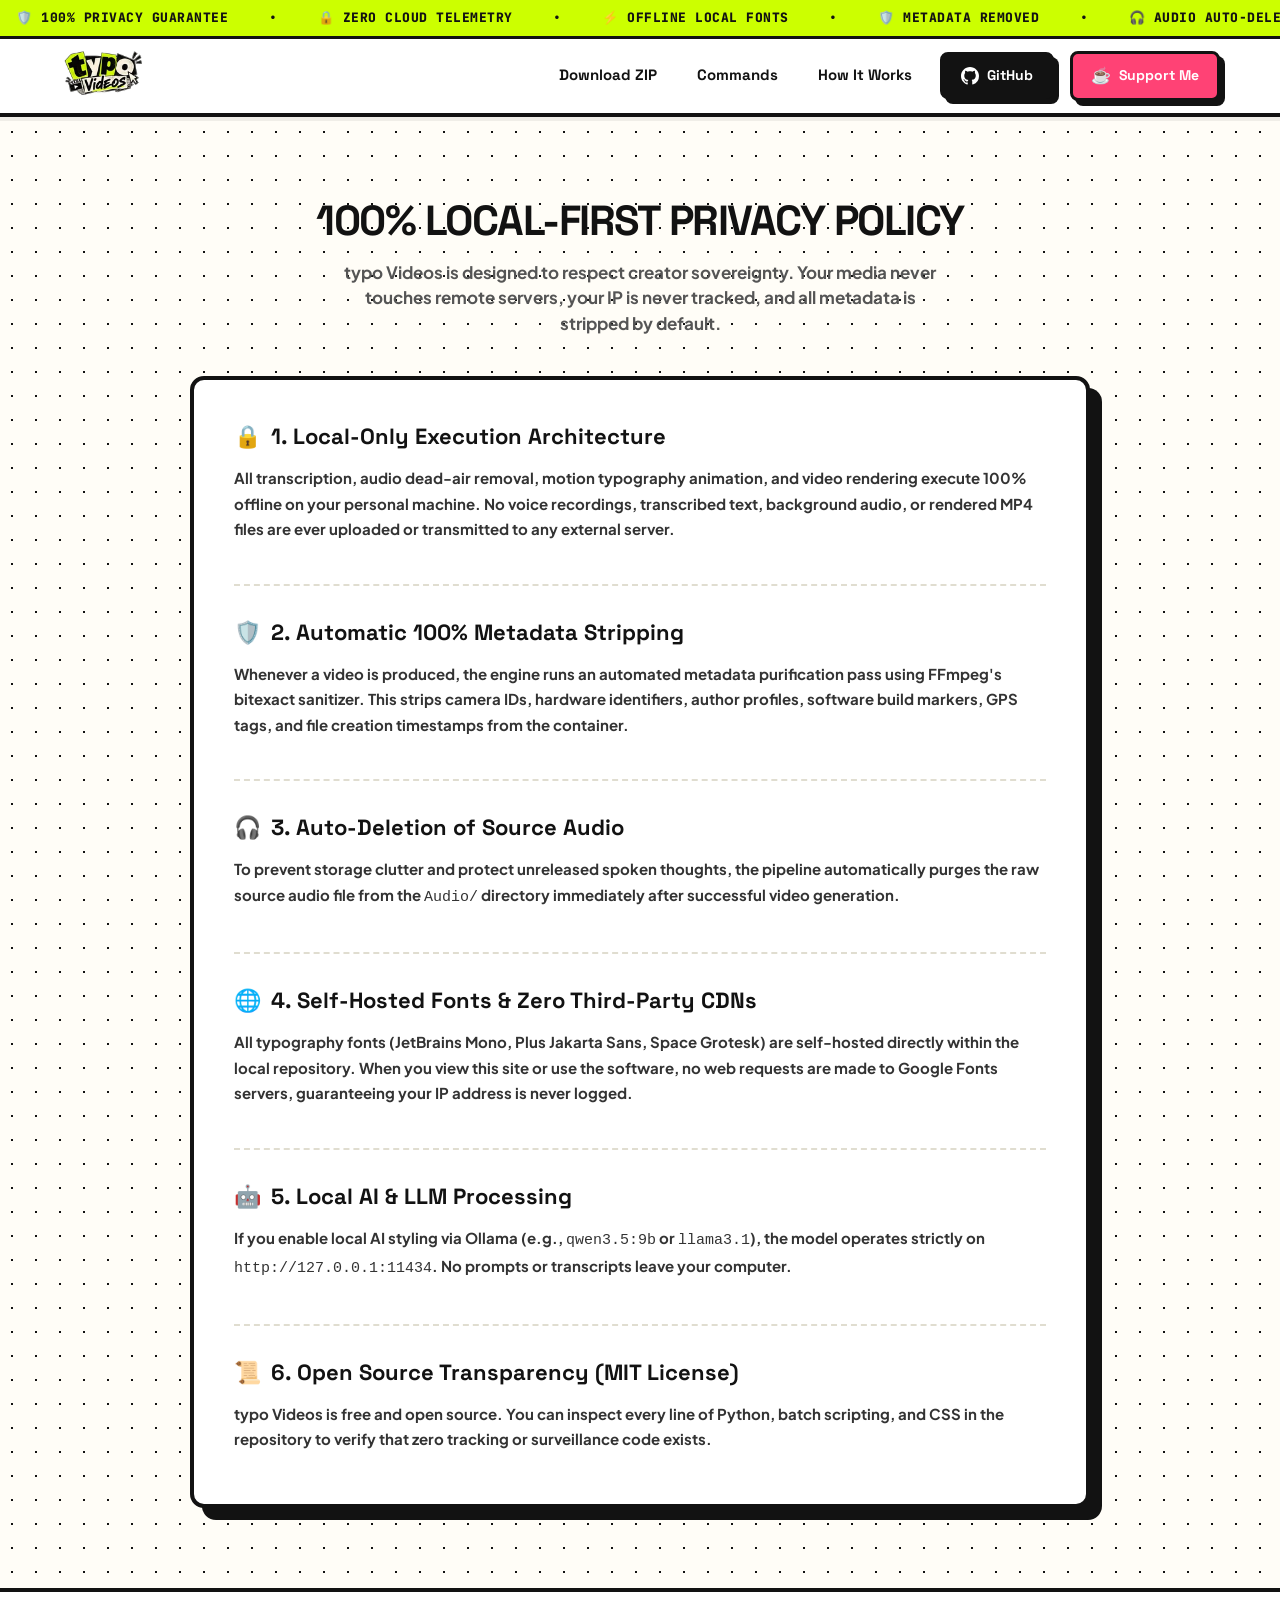
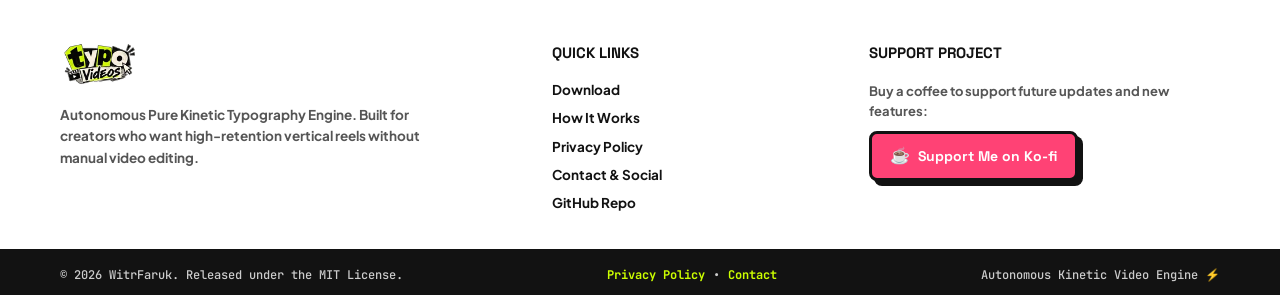
<file: .github/privacy.html>
<!DOCTYPE html>
<html lang="en">
<head>
  <meta charset="UTF-8">
  <meta name="viewport" content="width=device-width, initial-scale=1.0">
  <title>Privacy Policy | typo Videos</title>
  <meta name="title" content="Privacy Policy | typo Videos">
  <meta name="description" content="Official typo Videos Privacy Manifesto. 100% local-first, zero telemetry, local fonts, and automated metadata stripping.">
  <meta name="author" content="Md Faruk Abdulla (witrfaruk)">
  <meta name="robots" content="index, follow">
  <link rel="canonical" href="https://witrfaruk.github.io/Typography/privacy.html">

  <!-- OPEN GRAPH & TWITTER -->
  <meta property="og:type" content="article">
  <meta property="og:title" content="Privacy Policy | typo Videos">
  <meta property="og:description" content="Official typo Videos Privacy Manifesto. 100% local-first, zero telemetry, local fonts, and automated metadata stripping.">
  <meta property="og:url" content="https://witrfaruk.github.io/Typography/privacy.html">
  <meta property="og:image" content="https://raw.githubusercontent.com/witrfaruk/Typography/main/.github/logo.png">
  <meta name="twitter:card" content="summary">
  <meta name="twitter:site" content="@witrfaruk">
  <meta name="twitter:title" content="Privacy Policy | typo Videos">
  <meta name="twitter:description" content="Official typo Videos Privacy Manifesto. 100% local-first, zero telemetry, local fonts, and automated metadata stripping.">

  <!-- FORCE SCROLL TO TOP ON REFRESH -->
  <script>
    if ('scrollRestoration' in history) {
      history.scrollRestoration = 'manual';
    }
    window.scrollTo(0, 0);
  </script>

  <!-- FAVICONS -->
  <link rel="icon" type="image/x-icon" href="favicon/favicon.ico">
  <link rel="icon" type="image/png" sizes="96x96" href="favicon/favicon-96x96.png">
  <link rel="icon" type="image/svg+xml" href="favicon/favicon.svg">
  <link rel="apple-touch-icon" sizes="180x180" href="favicon/apple-touch-icon.png">
  <link rel="manifest" href="favicon/site.webmanifest">

  <link rel="preload" as="image" href="logo-small.webp" type="image/webp">

  <!-- 100% OFFLINE LOCAL FONTS (ZERO IP LEAKS TO GOOGLE SERVERS) -->
  <link rel="stylesheet" href="fonts.css">
  <link rel="stylesheet" href="style.css">
</head>
<body>

  <!-- TICKER MARQUEE -->
  <div class="marquee-bar">
    <div class="marquee-track">
      <span>🛡️ 100% PRIVACY GUARANTEE</span>
      <span>•</span>
      <span>🔒 ZERO CLOUD TELEMETRY</span>
      <span>•</span>
      <span>⚡ OFFLINE LOCAL FONTS</span>
      <span>•</span>
      <span>🛡️ METADATA REMOVED</span>
      <span>•</span>
      <span>🎧 AUDIO AUTO-DELETED</span>
      <span>•</span>
      <span>🛡️ 100% PRIVACY GUARANTEE</span>
      <span>•</span>
      <span>🔒 ZERO CLOUD TELEMETRY</span>
      <span>•</span>
      <span>⚡ OFFLINE LOCAL FONTS</span>
      <span>•</span>
      <span>🛡️ METADATA REMOVED</span>
      <span>•</span>
      <span>🎧 AUDIO AUTO-DELETED</span>
    </div>
  </div>

  <!-- MINIMAL HEADER -->
  <header class="clean-header">
    <div class="header-container">
      <a href="index.html" class="logo-link">
        <picture>
          <source srcset="logo-small.webp" type="image/webp">
          <img src="logo-small.png" alt="typo Videos Logo" class="brand-logo" width="68" height="38" decoding="async">
        </picture>
      </a>

      <nav class="header-nav">
        <a href="https://github.com/witrfaruk/TypoGraphy/archive/refs/heads/main.zip" class="nav-item">Download ZIP</a>
        <a href="index.html#download" class="nav-item">Commands</a>
        <a href="index.html#workflow" class="nav-item">How It Works</a>
        <a href="https://github.com/witrfaruk/Typography" target="_blank" rel="noopener noreferrer" class="btn btn-github">
          <svg width="18" height="18" viewBox="0 0 24 24" fill="currentColor"><path d="M12 0C5.37 0 0 5.37 0 12c0 5.31 3.435 9.795 8.205 11.385.6.105.825-.255.825-.57 0-.285-.015-1.23-.015-2.235-3.015.555-3.795-.735-4.035-1.41-.135-.345-.72-1.41-1.23-1.695-.42-.225-1.02-.78-.015-.795.945-.015 1.62.87 1.845 1.23 1.08 1.815 2.805 1.305 3.495.99.105-.78.42-1.305.765-1.605-2.67-.3-5.46-1.335-5.46-5.925 0-1.305.465-2.385 1.23-3.225-.12-.3-.54-1.53.12-3.18 0 0 1.005-.315 3.3 1.23.96-.27 1.98-.405 3-.405s2.04.135 3 .405c2.295-1.56 3.3-1.23 3.3-1.23.66 1.65.24 2.88.12 3.18.765.84 1.23 1.905 1.23 3.225 0 4.605-2.805 5.625-5.475 5.925.435.375.81 1.095.81 2.22 0 1.605-.015 2.895-.015 3.3 0 .315.225.69.825.57A12.02 12.02 0 0024 12c0-6.63-5.37-12-12-12z"/></svg>
          GitHub
        </a>
        <a href="https://ko-fi.com/U4B028M2CY" target="_blank" rel="noopener noreferrer" class="btn btn-kofi">
          <span class="kofi-icon">☕</span>
          Support Me
        </a>
      </nav>
    </div>
  </header>

  <!-- SUBPAGE HERO -->
  <section class="subpage-hero">
    <div class="container">
      <h1 class="subpage-title">100% LOCAL-FIRST PRIVACY POLICY</h1>
      <p class="subpage-desc">
        typo Videos is designed to respect creator sovereignty. Your media never touches remote servers, your IP is never tracked, and all metadata is stripped by default.
      </p>
    </div>
  </section>

  <!-- CONTENT -->
  <main class="subpage-content">
    <div class="container">
      <div class="content-panel">
        
        <div class="privacy-section">
          <h2 class="privacy-heading"><span>🔒</span> 1. Local-Only Execution Architecture</h2>
          <p class="privacy-text">
            All transcription, audio dead-air removal, motion typography animation, and video rendering execute 100% offline on your personal machine. No voice recordings, transcribed text, background audio, or rendered MP4 files are ever uploaded or transmitted to any external server.
          </p>
        </div>

        <div class="privacy-section">
          <h2 class="privacy-heading"><span>🛡️</span> 2. Automatic 100% Metadata Stripping</h2>
          <p class="privacy-text">
            Whenever a video is produced, the engine runs an automated metadata purification pass using FFmpeg's bitexact sanitizer. This strips camera IDs, hardware identifiers, author profiles, software build markers, GPS tags, and file creation timestamps from the container.
          </p>
        </div>

        <div class="privacy-section">
          <h2 class="privacy-heading"><span>🎧</span> 3. Auto-Deletion of Source Audio</h2>
          <p class="privacy-text">
            To prevent storage clutter and protect unreleased spoken thoughts, the pipeline automatically purges the raw source audio file from the <code>Audio/</code> directory immediately after successful video generation.
          </p>
        </div>

        <div class="privacy-section">
          <h2 class="privacy-heading"><span>🌐</span> 4. Self-Hosted Fonts & Zero Third-Party CDNs</h2>
          <p class="privacy-text">
            All typography fonts (JetBrains Mono, Plus Jakarta Sans, Space Grotesk) are self-hosted directly within the local repository. When you view this site or use the software, no web requests are made to Google Fonts servers, guaranteeing your IP address is never logged.
          </p>
        </div>

        <div class="privacy-section">
          <h2 class="privacy-heading"><span>🤖</span> 5. Local AI & LLM Processing</h2>
          <p class="privacy-text">
            If you enable local AI styling via Ollama (e.g., <code>qwen3.5:9b</code> or <code>llama3.1</code>), the model operates strictly on <code>http://127.0.0.1:11434</code>. No prompts or transcripts leave your computer.
          </p>
        </div>

        <div class="privacy-section">
          <h2 class="privacy-heading"><span>📜</span> 6. Open Source Transparency (MIT License)</h2>
          <p class="privacy-text">
            typo Videos is free and open source. You can inspect every line of Python, batch scripting, and CSS in the repository to verify that zero tracking or surveillance code exists.
          </p>
        </div>

      </div>
    </div>
  </main>

  <!-- FOOTER -->
  <footer class="clean-footer">
    <div class="container footer-content">
      <div class="footer-brand">
        <picture>
          <source srcset="logo-small.webp" type="image/webp">
          <img src="logo-small.png" alt="typo Videos Logo" class="footer-logo" width="68" height="38" loading="lazy" decoding="async">
        </picture>
        <p class="footer-text">
          Autonomous Pure Kinetic Typography Engine. Built for creators who want high-retention vertical reels without manual video editing.
        </p>
      </div>

      <div class="footer-links-col">
        <h4>Quick Links</h4>
        <a href="index.html#download">Download</a>
        <a href="index.html#workflow">How It Works</a>
        <a href="privacy.html">Privacy Policy</a>
        <a href="contact.html">Contact & Social</a>
        <a href="https://github.com/witrfaruk/Typography" target="_blank" rel="noopener noreferrer">GitHub Repo</a>
      </div>

      <div class="footer-kofi-col">
        <h4>Support Project</h4>
        <p>Buy a coffee to support future updates and new features:</p>
        <a href="https://ko-fi.com/U4B028M2CY" target="_blank" rel="noopener noreferrer" class="btn btn-kofi btn-footer">
          <span class="kofi-icon">☕</span>
          Support Me on Ko-fi
        </a>
      </div>
    </div>

    <div class="footer-bottom">
      <div class="container footer-bottom-inner">
        <span>© 2026 WitrFaruk. Released under the MIT License.</span>
        <div class="footer-legal-links">
          <a href="privacy.html">Privacy Policy</a>
          <span>•</span>
          <a href="contact.html">Contact</a>
        </div>
        <span>Autonomous Kinetic Video Engine ⚡</span>
      </div>
    </div>
  </footer>

  <script src="app.js" defer></script>
</body>
</html>
</file>
<file: .github/fonts.css>
/* cyrillic-ext */
@font-face {
  font-family: 'JetBrains Mono';
  font-style: normal;
  font-weight: 500;
  font-display: swap;
  src: url(fonts/tDbv2o-flEEny0FZhsfKu5WU4zr3E_BX0PnT8RD8yKwBNntkaToggR7BYRbKPx3cwhsk.woff2) format('woff2');
  unicode-range: U+0460-052F, U+1C80-1C8A, U+20B4, U+2DE0-2DFF, U+A640-A69F, U+FE2E-FE2F;
}
/* cyrillic */
@font-face {
  font-family: 'JetBrains Mono';
  font-style: normal;
  font-weight: 500;
  font-display: swap;
  src: url(fonts/tDbv2o-flEEny0FZhsfKu5WU4zr3E_BX0PnT8RD8yKwBNntkaToggR7BYRbKPxTcwhsk.woff2) format('woff2');
  unicode-range: U+0301, U+0400-045F, U+0490-0491, U+04B0-04B1, U+2116;
}
/* greek */
@font-face {
  font-family: 'JetBrains Mono';
  font-style: normal;
  font-weight: 500;
  font-display: swap;
  src: url(fonts/tDbv2o-flEEny0FZhsfKu5WU4zr3E_BX0PnT8RD8yKwBNntkaToggR7BYRbKPxPcwhsk.woff2) format('woff2');
  unicode-range: U+0370-0377, U+037A-037F, U+0384-038A, U+038C, U+038E-03A1, U+03A3-03FF;
}
/* vietnamese */
@font-face {
  font-family: 'JetBrains Mono';
  font-style: normal;
  font-weight: 500;
  font-display: swap;
  src: url(fonts/tDbv2o-flEEny0FZhsfKu5WU4zr3E_BX0PnT8RD8yKwBNntkaToggR7BYRbKPx_cwhsk.woff2) format('woff2');
  unicode-range: U+0102-0103, U+0110-0111, U+0128-0129, U+0168-0169, U+01A0-01A1, U+01AF-01B0, U+0300-0301, U+0303-0304, U+0308-0309, U+0323, U+0329, U+1EA0-1EF9, U+20AB;
}
/* latin-ext */
@font-face {
  font-family: 'JetBrains Mono';
  font-style: normal;
  font-weight: 500;
  font-display: swap;
  src: url(fonts/tDbv2o-flEEny0FZhsfKu5WU4zr3E_BX0PnT8RD8yKwBNntkaToggR7BYRbKPx7cwhsk.woff2) format('woff2');
  unicode-range: U+0100-02BA, U+02BD-02C5, U+02C7-02CC, U+02CE-02D7, U+02DD-02FF, U+0304, U+0308, U+0329, U+1D00-1DBF, U+1E00-1E9F, U+1EF2-1EFF, U+2020, U+20A0-20AB, U+20AD-20C4, U+2113, U+2C60-2C7F, U+A720-A7FF;
}
/* latin */
@font-face {
  font-family: 'JetBrains Mono';
  font-style: normal;
  font-weight: 500;
  font-display: swap;
  src: url(fonts/tDbv2o-flEEny0FZhsfKu5WU4zr3E_BX0PnT8RD8yKwBNntkaToggR7BYRbKPxDcwg.woff2) format('woff2');
  unicode-range: U+0000-00FF, U+0131, U+0152-0153, U+02BB-02BC, U+02C6, U+02DA, U+02DC, U+0304, U+0308, U+0329, U+2000-206F, U+20AC, U+2122, U+2191, U+2193, U+2212, U+2215, U+FEFF, U+FFFD;
}
/* cyrillic-ext */
@font-face {
  font-family: 'JetBrains Mono';
  font-style: normal;
  font-weight: 700;
  font-display: swap;
  src: url(fonts/tDbv2o-flEEny0FZhsfKu5WU4zr3E_BX0PnT8RD8yKwBNntkaToggR7BYRbKPx3cwhsk.woff2) format('woff2');
  unicode-range: U+0460-052F, U+1C80-1C8A, U+20B4, U+2DE0-2DFF, U+A640-A69F, U+FE2E-FE2F;
}
/* cyrillic */
@font-face {
  font-family: 'JetBrains Mono';
  font-style: normal;
  font-weight: 700;
  font-display: swap;
  src: url(fonts/tDbv2o-flEEny0FZhsfKu5WU4zr3E_BX0PnT8RD8yKwBNntkaToggR7BYRbKPxTcwhsk.woff2) format('woff2');
  unicode-range: U+0301, U+0400-045F, U+0490-0491, U+04B0-04B1, U+2116;
}
/* greek */
@font-face {
  font-family: 'JetBrains Mono';
  font-style: normal;
  font-weight: 700;
  font-display: swap;
  src: url(fonts/tDbv2o-flEEny0FZhsfKu5WU4zr3E_BX0PnT8RD8yKwBNntkaToggR7BYRbKPxPcwhsk.woff2) format('woff2');
  unicode-range: U+0370-0377, U+037A-037F, U+0384-038A, U+038C, U+038E-03A1, U+03A3-03FF;
}
/* vietnamese */
@font-face {
  font-family: 'JetBrains Mono';
  font-style: normal;
  font-weight: 700;
  font-display: swap;
  src: url(fonts/tDbv2o-flEEny0FZhsfKu5WU4zr3E_BX0PnT8RD8yKwBNntkaToggR7BYRbKPx_cwhsk.woff2) format('woff2');
  unicode-range: U+0102-0103, U+0110-0111, U+0128-0129, U+0168-0169, U+01A0-01A1, U+01AF-01B0, U+0300-0301, U+0303-0304, U+0308-0309, U+0323, U+0329, U+1EA0-1EF9, U+20AB;
}
/* latin-ext */
@font-face {
  font-family: 'JetBrains Mono';
  font-style: normal;
  font-weight: 700;
  font-display: swap;
  src: url(fonts/tDbv2o-flEEny0FZhsfKu5WU4zr3E_BX0PnT8RD8yKwBNntkaToggR7BYRbKPx7cwhsk.woff2) format('woff2');
  unicode-range: U+0100-02BA, U+02BD-02C5, U+02C7-02CC, U+02CE-02D7, U+02DD-02FF, U+0304, U+0308, U+0329, U+1D00-1DBF, U+1E00-1E9F, U+1EF2-1EFF, U+2020, U+20A0-20AB, U+20AD-20C4, U+2113, U+2C60-2C7F, U+A720-A7FF;
}
/* latin */
@font-face {
  font-family: 'JetBrains Mono';
  font-style: normal;
  font-weight: 700;
  font-display: swap;
  src: url(fonts/tDbv2o-flEEny0FZhsfKu5WU4zr3E_BX0PnT8RD8yKwBNntkaToggR7BYRbKPxDcwg.woff2) format('woff2');
  unicode-range: U+0000-00FF, U+0131, U+0152-0153, U+02BB-02BC, U+02C6, U+02DA, U+02DC, U+0304, U+0308, U+0329, U+2000-206F, U+20AC, U+2122, U+2191, U+2193, U+2212, U+2215, U+FEFF, U+FFFD;
}
/* cyrillic-ext */
@font-face {
  font-family: 'JetBrains Mono';
  font-style: normal;
  font-weight: 800;
  font-display: swap;
  src: url(fonts/tDbv2o-flEEny0FZhsfKu5WU4zr3E_BX0PnT8RD8yKwBNntkaToggR7BYRbKPx3cwhsk.woff2) format('woff2');
  unicode-range: U+0460-052F, U+1C80-1C8A, U+20B4, U+2DE0-2DFF, U+A640-A69F, U+FE2E-FE2F;
}
/* cyrillic */
@font-face {
  font-family: 'JetBrains Mono';
  font-style: normal;
  font-weight: 800;
  font-display: swap;
  src: url(fonts/tDbv2o-flEEny0FZhsfKu5WU4zr3E_BX0PnT8RD8yKwBNntkaToggR7BYRbKPxTcwhsk.woff2) format('woff2');
  unicode-range: U+0301, U+0400-045F, U+0490-0491, U+04B0-04B1, U+2116;
}
/* greek */
@font-face {
  font-family: 'JetBrains Mono';
  font-style: normal;
  font-weight: 800;
  font-display: swap;
  src: url(fonts/tDbv2o-flEEny0FZhsfKu5WU4zr3E_BX0PnT8RD8yKwBNntkaToggR7BYRbKPxPcwhsk.woff2) format('woff2');
  unicode-range: U+0370-0377, U+037A-037F, U+0384-038A, U+038C, U+038E-03A1, U+03A3-03FF;
}
/* vietnamese */
@font-face {
  font-family: 'JetBrains Mono';
  font-style: normal;
  font-weight: 800;
  font-display: swap;
  src: url(fonts/tDbv2o-flEEny0FZhsfKu5WU4zr3E_BX0PnT8RD8yKwBNntkaToggR7BYRbKPx_cwhsk.woff2) format('woff2');
  unicode-range: U+0102-0103, U+0110-0111, U+0128-0129, U+0168-0169, U+01A0-01A1, U+01AF-01B0, U+0300-0301, U+0303-0304, U+0308-0309, U+0323, U+0329, U+1EA0-1EF9, U+20AB;
}
/* latin-ext */
@font-face {
  font-family: 'JetBrains Mono';
  font-style: normal;
  font-weight: 800;
  font-display: swap;
  src: url(fonts/tDbv2o-flEEny0FZhsfKu5WU4zr3E_BX0PnT8RD8yKwBNntkaToggR7BYRbKPx7cwhsk.woff2) format('woff2');
  unicode-range: U+0100-02BA, U+02BD-02C5, U+02C7-02CC, U+02CE-02D7, U+02DD-02FF, U+0304, U+0308, U+0329, U+1D00-1DBF, U+1E00-1E9F, U+1EF2-1EFF, U+2020, U+20A0-20AB, U+20AD-20C4, U+2113, U+2C60-2C7F, U+A720-A7FF;
}
/* latin */
@font-face {
  font-family: 'JetBrains Mono';
  font-style: normal;
  font-weight: 800;
  font-display: swap;
  src: url(fonts/tDbv2o-flEEny0FZhsfKu5WU4zr3E_BX0PnT8RD8yKwBNntkaToggR7BYRbKPxDcwg.woff2) format('woff2');
  unicode-range: U+0000-00FF, U+0131, U+0152-0153, U+02BB-02BC, U+02C6, U+02DA, U+02DC, U+0304, U+0308, U+0329, U+2000-206F, U+20AC, U+2122, U+2191, U+2193, U+2212, U+2215, U+FEFF, U+FFFD;
}
/* cyrillic-ext */
@font-face {
  font-family: 'Plus Jakarta Sans';
  font-style: normal;
  font-weight: 700;
  font-display: swap;
  src: url(fonts/LDIoaomQNQcsA88c7O9yZ4KMCoOg4Ko70yyygA.woff2) format('woff2');
  unicode-range: U+0460-052F, U+1C80-1C8A, U+20B4, U+2DE0-2DFF, U+A640-A69F, U+FE2E-FE2F;
}
/* vietnamese */
@font-face {
  font-family: 'Plus Jakarta Sans';
  font-style: normal;
  font-weight: 700;
  font-display: swap;
  src: url(fonts/LDIoaomQNQcsA88c7O9yZ4KMCoOg4Ko50yyygA.woff2) format('woff2');
  unicode-range: U+0102-0103, U+0110-0111, U+0128-0129, U+0168-0169, U+01A0-01A1, U+01AF-01B0, U+0300-0301, U+0303-0304, U+0308-0309, U+0323, U+0329, U+1EA0-1EF9, U+20AB;
}
/* latin-ext */
@font-face {
  font-family: 'Plus Jakarta Sans';
  font-style: normal;
  font-weight: 700;
  font-display: swap;
  src: url(fonts/LDIoaomQNQcsA88c7O9yZ4KMCoOg4Ko40yyygA.woff2) format('woff2');
  unicode-range: U+0100-02BA, U+02BD-02C5, U+02C7-02CC, U+02CE-02D7, U+02DD-02FF, U+0304, U+0308, U+0329, U+1D00-1DBF, U+1E00-1E9F, U+1EF2-1EFF, U+2020, U+20A0-20AB, U+20AD-20C4, U+2113, U+2C60-2C7F, U+A720-A7FF;
}
/* latin */
@font-face {
  font-family: 'Plus Jakarta Sans';
  font-style: normal;
  font-weight: 700;
  font-display: swap;
  src: url(fonts/LDIoaomQNQcsA88c7O9yZ4KMCoOg4Ko20yw.woff2) format('woff2');
  unicode-range: U+0000-00FF, U+0131, U+0152-0153, U+02BB-02BC, U+02C6, U+02DA, U+02DC, U+0304, U+0308, U+0329, U+2000-206F, U+20AC, U+2122, U+2191, U+2193, U+2212, U+2215, U+FEFF, U+FFFD;
}
/* cyrillic-ext */
@font-face {
  font-family: 'Plus Jakarta Sans';
  font-style: normal;
  font-weight: 800;
  font-display: swap;
  src: url(fonts/LDIoaomQNQcsA88c7O9yZ4KMCoOg4Ko70yyygA.woff2) format('woff2');
  unicode-range: U+0460-052F, U+1C80-1C8A, U+20B4, U+2DE0-2DFF, U+A640-A69F, U+FE2E-FE2F;
}
/* vietnamese */
@font-face {
  font-family: 'Plus Jakarta Sans';
  font-style: normal;
  font-weight: 800;
  font-display: swap;
  src: url(fonts/LDIoaomQNQcsA88c7O9yZ4KMCoOg4Ko50yyygA.woff2) format('woff2');
  unicode-range: U+0102-0103, U+0110-0111, U+0128-0129, U+0168-0169, U+01A0-01A1, U+01AF-01B0, U+0300-0301, U+0303-0304, U+0308-0309, U+0323, U+0329, U+1EA0-1EF9, U+20AB;
}
/* latin-ext */
@font-face {
  font-family: 'Plus Jakarta Sans';
  font-style: normal;
  font-weight: 800;
  font-display: swap;
  src: url(fonts/LDIoaomQNQcsA88c7O9yZ4KMCoOg4Ko40yyygA.woff2) format('woff2');
  unicode-range: U+0100-02BA, U+02BD-02C5, U+02C7-02CC, U+02CE-02D7, U+02DD-02FF, U+0304, U+0308, U+0329, U+1D00-1DBF, U+1E00-1E9F, U+1EF2-1EFF, U+2020, U+20A0-20AB, U+20AD-20C4, U+2113, U+2C60-2C7F, U+A720-A7FF;
}
/* latin */
@font-face {
  font-family: 'Plus Jakarta Sans';
  font-style: normal;
  font-weight: 800;
  font-display: swap;
  src: url(fonts/LDIoaomQNQcsA88c7O9yZ4KMCoOg4Ko20yw.woff2) format('woff2');
  unicode-range: U+0000-00FF, U+0131, U+0152-0153, U+02BB-02BC, U+02C6, U+02DA, U+02DC, U+0304, U+0308, U+0329, U+2000-206F, U+20AC, U+2122, U+2191, U+2193, U+2212, U+2215, U+FEFF, U+FFFD;
}
/* vietnamese */
@font-face {
  font-family: 'Space Grotesk';
  font-style: normal;
  font-weight: 700;
  font-display: swap;
  src: url(fonts/V8mQoQDjQSkFtoMM3T6r8E7mF71Q-gOoraIAEj4PVnsrPMBTTA.woff2) format('woff2');
  unicode-range: U+0102-0103, U+0110-0111, U+0128-0129, U+0168-0169, U+01A0-01A1, U+01AF-01B0, U+0300-0301, U+0303-0304, U+0308-0309, U+0323, U+0329, U+1EA0-1EF9, U+20AB;
}
/* latin-ext */
@font-face {
  font-family: 'Space Grotesk';
  font-style: normal;
  font-weight: 700;
  font-display: swap;
  src: url(fonts/V8mQoQDjQSkFtoMM3T6r8E7mF71Q-gOoraIAEj4PVnsqPMBTTA.woff2) format('woff2');
  unicode-range: U+0100-02BA, U+02BD-02C5, U+02C7-02CC, U+02CE-02D7, U+02DD-02FF, U+0304, U+0308, U+0329, U+1D00-1DBF, U+1E00-1E9F, U+1EF2-1EFF, U+2020, U+20A0-20AB, U+20AD-20C4, U+2113, U+2C60-2C7F, U+A720-A7FF;
}
/* latin */
@font-face {
  font-family: 'Space Grotesk';
  font-style: normal;
  font-weight: 700;
  font-display: swap;
  src: url(fonts/V8mQoQDjQSkFtoMM3T6r8E7mF71Q-gOoraIAEj4PVnskPMA.woff2) format('woff2');
  unicode-range: U+0000-00FF, U+0131, U+0152-0153, U+02BB-02BC, U+02C6, U+02DA, U+02DC, U+0304, U+0308, U+0329, U+2000-206F, U+20AC, U+2122, U+2191, U+2193, U+2212, U+2215, U+FEFF, U+FFFD;
}
</file>
<file: .github/style.css>
/* ==========================================================
   TYPO VIDEOS DESIGN SYSTEM
   High-contrast, bold kinetic typography, responsive across all devices
   ========================================================== */

:root {
  --bg-canvas: #FFFDF7;
  --color-black: #121212;
  --color-white: #FFFFFF;
  --color-lime: #CCFF00;
  --color-yellow: #FFE600;
  --color-cyan: #00F0FF;
  --color-pink: #FF3385;
  --color-purple: #D4B2FF;
  --color-kofi: #FF4275;
  --color-gray-light: #F3F0E6;

  --border-thick: 3px solid var(--color-black);
  --border-mega: 4px solid var(--color-black);
  --shadow-sm: 3px 3px 0px var(--color-black);
  --shadow-md: 5px 5px 0px var(--color-black);
  --shadow-lg: 8px 8px 0px var(--color-black);
  --shadow-mega: 12px 12px 0px var(--color-black);

  --font-main: 'Plus Jakarta Sans', -apple-system, sans-serif;
  --font-heading: 'Space Grotesk', sans-serif;
  --font-mono: 'JetBrains Mono', monospace;

  --radius-sm: 4px;
  --radius-md: 8px;
  --radius-lg: 14px;
}

/* RESET */
*, *::before, *::after {
  box-sizing: border-box;
  margin: 0;
  padding: 0;
}

html {
  scroll-behavior: smooth;
}

body {
  font-family: var(--font-main);
  background-color: var(--bg-canvas);
  background-image: radial-gradient(var(--color-black) 1px, transparent 1px);
  background-size: 24px 24px;
  color: var(--color-black);
  line-height: 1.5;
  overflow-x: hidden;
  -webkit-font-smoothing: antialiased;
}

.container {
  width: 100%;
  max-width: 1200px;
  margin: 0 auto;
  padding: 0 20px;
}

/* ==========================================================
   TICKER MARQUEE
   ========================================================== */
.marquee-bar {
  background-color: var(--color-lime);
  border-bottom: var(--border-thick);
  overflow: hidden;
  white-space: nowrap;
  padding: 8px 0;
  font-family: var(--font-mono);
  font-size: 13px;
  font-weight: 800;
  letter-spacing: 0.5px;
}

.marquee-track {
  display: inline-block;
  animation: marquee-scroll 24s linear infinite;
}

.marquee-track span {
  margin: 0 16px;
}

@keyframes marquee-scroll {
  from { transform: translateX(0); }
  to { transform: translateX(-50%); }
}

/* ==========================================================
   MINIMAL HEADER: ONLY LOGO, DOWNLOAD, HOW IT WORKS, GITHUB, SUPPORT ME
   ========================================================== */
.clean-header {
  position: sticky;
  top: 0;
  z-index: 1000;
  background-color: var(--color-white);
  border-bottom: var(--border-mega);
  box-shadow: 0 4px 0px rgba(0, 0, 0, 0.06);
}

.header-container {
  display: flex;
  align-items: center;
  justify-content: space-between;
  padding: 10px 20px;
  max-width: 1200px;
  margin: 0 auto;
  gap: 16px;
}

.logo-link {
  display: flex;
  align-items: center;
  text-decoration: none;
}

.brand-logo {
  height: 48px;
  width: auto;
  object-fit: contain;
  transition: transform 0.2s ease;
}

.brand-logo:hover {
  transform: scale(1.05) rotate(-1deg);
}

.header-nav {
  display: flex;
  align-items: center;
  gap: 16px;
  flex-wrap: wrap;
}

.nav-item {
  font-family: var(--font-heading);
  font-size: 15px;
  font-weight: 800;
  color: var(--color-black);
  text-decoration: none;
  padding: 8px 12px;
  border-radius: var(--radius-sm);
  transition: background 0.15s ease, transform 0.15s ease;
}

.nav-item:hover {
  background-color: var(--color-yellow);
  box-shadow: var(--shadow-sm);
  transform: translateY(-2px);
}

/* ==========================================================
   BUTTONS (TACTILE NEO-BRUTALIST)
   ========================================================== */
.btn {
  display: inline-flex;
  align-items: center;
  justify-content: center;
  gap: 8px;
  font-family: var(--font-heading);
  font-weight: 800;
  font-size: 14px;
  text-decoration: none;
  padding: 10px 18px;
  border: var(--border-thick);
  border-radius: var(--radius-md);
  box-shadow: var(--shadow-md);
  cursor: pointer;
  background-color: var(--color-white);
  color: var(--color-black);
  transition: transform 0.15s cubic-bezier(0.2, 0, 0, 1), box-shadow 0.15s cubic-bezier(0.2, 0, 0, 1), background-color 0.15s ease;
  user-select: none;
}

.btn:hover {
  transform: translate(-2px, -2px);
  box-shadow: var(--shadow-lg);
}

.btn:active {
  transform: translate(2px, 2px);
  box-shadow: var(--shadow-sm);
}

.btn-primary {
  background-color: var(--color-lime);
  color: var(--color-black);
}
.btn-primary:hover {
  background-color: #B8E600;
}

.btn-yellow {
  background-color: var(--color-yellow);
  color: var(--color-black);
}
.btn-yellow:hover {
  background-color: #E6A800;
}

.btn-kofi {
  background-color: var(--color-kofi);
  color: var(--color-white);
}
.btn-kofi:hover {
  background-color: #FF2B63;
  color: var(--color-white);
}

.btn-github {
  background-color: var(--color-black);
  color: var(--color-white);
}
.btn-github:hover {
  background-color: #262626;
  color: var(--color-white);
}

.kofi-icon {
  font-size: 16px;
}

.btn-large {
  padding: 14px 28px;
  font-size: 16px;
}

.btn-huge {
  padding: 16px 36px;
  font-size: 18px;
}

.btn-copy {
  background-color: var(--color-white);
  font-family: var(--font-mono);
  font-size: 12px;
  padding: 7px 14px;
  box-shadow: var(--shadow-sm);
}

.btn-tool-primary {
  background-color: var(--color-white);
  width: 100%;
}

.btn-copy-mini {
  background-color: var(--color-white);
  border: 2px solid var(--color-black);
  border-radius: var(--radius-sm);
  padding: 4px 8px;
  cursor: pointer;
  font-size: 13px;
  box-shadow: var(--shadow-sm);
}
.btn-copy-mini:hover {
  background-color: var(--color-yellow);
}

/* ==========================================================
   HERO SECTION
   ========================================================== */
.hero-section {
  padding: 50px 0 70px;
}

.hero-layout {
  display: grid;
  grid-template-columns: 1.15fr 0.85fr;
  gap: 40px;
  align-items: center;
}

.hero-content {
  display: flex;
  flex-direction: column;
  gap: 20px;
}

.hero-title {
  font-family: var(--font-heading);
  font-size: 46px;
  font-weight: 900;
  line-height: 1.12;
  letter-spacing: -1.5px;
  color: var(--color-black);
}

.highlight-lime {
  background-color: var(--color-lime);
  padding: 0 8px;
  border: var(--border-thick);
  box-shadow: var(--shadow-sm);
  display: inline-block;
  transform: rotate(-1deg);
}

.hero-desc {
  font-size: 17px;
  color: #333333;
  line-height: 1.6;
}

.command-box {
  display: flex;
  flex-direction: column;
  gap: 16px;
  margin-top: 6px;
}

.command-line {
  display: flex;
  align-items: center;
  background-color: var(--color-white);
  border: var(--border-thick);
  border-radius: var(--radius-md);
  box-shadow: var(--shadow-md);
  padding: 10px 14px;
  gap: 12px;
  max-width: 580px;
}

.cmd-prompt {
  color: var(--color-pink);
  font-family: var(--font-mono);
  font-weight: 800;
  font-size: 16px;
}

.cmd-text {
  font-family: var(--font-mono);
  font-size: 13.5px;
  font-weight: 700;
  color: var(--color-black);
  flex-grow: 1;
  overflow-x: auto;
  white-space: nowrap;
}

.hero-btn-row {
  display: flex;
  gap: 12px;
  flex-wrap: wrap;
}

.stats-row {
  display: grid;
  grid-template-columns: repeat(4, 1fr);
  gap: 10px;
  margin-top: 14px;
}

.stat-box {
  background-color: var(--color-white);
  border: var(--border-thick);
  border-radius: var(--radius-md);
  box-shadow: var(--shadow-sm);
  padding: 10px 8px;
  text-align: center;
}

.stat-val {
  display: block;
  font-family: var(--font-heading);
  font-size: 22px;
  font-weight: 900;
  color: var(--color-black);
}

.stat-lbl {
  display: block;
  font-size: 11px;
  font-weight: 800;
  font-family: var(--font-mono);
  color: #666;
  text-transform: uppercase;
}

/* ==========================================================
   HERO ARTWORK CARD
   ========================================================== */
/* ==========================================================
   HERO ARTWORK CARD (INTERACTIVE STUDIO SIMULATOR)
   ========================================================== */
.hero-art-card {
  background-color: var(--color-white);
  border: var(--border-mega);
  border-radius: var(--radius-lg);
  box-shadow: var(--shadow-mega);
  overflow: hidden;
  transform: rotate(1deg);
  transition: transform 0.25s cubic-bezier(0.175, 0.885, 0.32, 1.275), box-shadow 0.25s ease;
  position: relative;
}

.hero-art-card:hover {
  transform: rotate(0deg) translateY(-4px);
  box-shadow: 12px 12px 0px var(--color-black);
}

.art-card-header {
  background-color: var(--color-gray-light);
  border-bottom: var(--border-thick);
  padding: 12px 18px;
  display: flex;
  align-items: center;
  justify-content: space-between;
}

.dots-row {
  display: flex;
  gap: 6px;
}

.dot {
  width: 12px;
  height: 12px;
  border-radius: 50%;
  border: 2px solid var(--color-black);
}
.dot-red    { background-color: #FF5F56; }
.dot-yellow { background-color: #FFBD2E; }
.dot-green  { background-color: #27C93F; }

.art-title-wrap {
  display: flex;
  align-items: center;
  gap: 8px;
}

.pulse-dot {
  width: 9px;
  height: 9px;
  background-color: #27C93F;
  border-radius: 50%;
  border: 1.5px solid var(--color-black);
  animation: pulseGreen 1.5s infinite;
}

@keyframes pulseGreen {
  0% { transform: scale(0.95); box-shadow: 0 0 0 0 rgba(39, 201, 63, 0.7); }
  70% { transform: scale(1.15); box-shadow: 0 0 0 6px rgba(39, 201, 63, 0); }
  100% { transform: scale(0.95); box-shadow: 0 0 0 0 rgba(39, 201, 63, 0); }
}

.art-title {
  font-family: var(--font-mono);
  font-size: 12px;
  font-weight: 800;
  color: var(--color-black);
}

.art-preview-box {
  background-color: #F8F9FA;
  background-image: radial-gradient(#D3D6DC 1px, transparent 1px);
  background-size: 16px 16px;
  padding: 34px 20px 24px;
  display: flex;
  flex-direction: column;
  align-items: center;
  justify-content: center;
  position: relative;
  border-bottom: var(--border-thick);
}

.hero-logo-display {
  max-width: 100%;
  height: auto;
  max-height: 240px;
  object-fit: contain;
  filter: drop-shadow(4px 4px 0px rgba(0, 0, 0, 0.12));
  transition: transform 0.2s ease;
}

.hero-art-card:hover .hero-logo-display {
  transform: scale(1.02);
}

.live-subtitle-bubble {
  margin-top: 18px;
  background-color: var(--color-black);
  color: var(--color-white);
  border: 2px solid var(--color-black);
  border-radius: var(--radius-md);
  padding: 8px 14px;
  display: flex;
  align-items: center;
  gap: 10px;
  box-shadow: 3px 3px 0px var(--color-lime);
  max-width: 90%;
}

.sync-timestamp {
  font-family: var(--font-mono);
  font-size: 11px;
  font-weight: 700;
  color: var(--color-lime);
}

.sync-caption {
  font-family: var(--font-heading);
  font-size: 12.5px;
  font-weight: 900;
  letter-spacing: 0.5px;
  color: #FFFFFF;
}

/* AUDIO EQUALIZER STRIP */
.art-eq-strip {
  background-color: #1A1A1A;
  border-bottom: var(--border-thick);
  padding: 10px 18px;
  display: flex;
  align-items: center;
  justify-content: space-between;
}

.eq-bars {
  display: flex;
  align-items: flex-end;
  gap: 4px;
  height: 18px;
}

.bar {
  width: 4px;
  background-color: var(--color-lime);
  border-radius: 1px;
  animation: eqBounce 1.2s ease-in-out infinite alternate;
}

.bar-1 { height: 60%; animation-delay: 0.1s; }
.bar-2 { height: 100%; animation-delay: 0.3s; }
.bar-3 { height: 40%; animation-delay: 0.2s; }
.bar-4 { height: 80%; animation-delay: 0.4s; }
.bar-5 { height: 50%; animation-delay: 0.15s; }
.bar-6 { height: 90%; animation-delay: 0.35s; }
.bar-7 { height: 70%; animation-delay: 0.25s; }
.bar-8 { height: 45%; animation-delay: 0.5s; }

@keyframes eqBounce {
  0%   { height: 25%; }
  50%  { height: 100%; }
  100% { height: 40%; }
}

.eq-meta {
  display: flex;
  align-items: center;
  gap: 12px;
}

.eq-status {
  font-family: var(--font-mono);
  font-size: 10.5px;
  font-weight: 700;
  color: #CCCCCC;
}

.eq-speed {
  font-family: var(--font-mono);
  font-size: 10.5px;
  font-weight: 800;
  background-color: var(--color-lime);
  color: var(--color-black);
  padding: 2px 6px;
  border-radius: var(--radius-sm);
}

/* TELEMETRY BAR */
.art-telemetry-bar {
  background-color: var(--color-white);
  display: grid;
  grid-template-columns: repeat(3, 1fr);
  divide-x: 2px solid var(--color-black);
}

.telem-item {
  padding: 10px 8px;
  text-align: center;
  border-right: 2px solid var(--color-black);
}

.telem-item:last-child {
  border-right: none;
}

.telem-label {
  display: block;
  font-family: var(--font-mono);
  font-size: 9.5px;
  font-weight: 800;
  color: #777777;
  text-transform: uppercase;
}

.telem-val {
  display: block;
  font-family: var(--font-heading);
  font-size: 12px;
  font-weight: 900;
  color: var(--color-black);
}


/* ==========================================================
   SECTIONS & HEADERS
   ========================================================== */
.section {
  padding: 70px 0;
  content-visibility: auto;
  contain-intrinsic-size: 1px 700px;
}

.section-bordered {
  border-top: var(--border-mega);
  background-color: #FAF8F2;
}

.section-header {
  text-align: center;
  max-width: 720px;
  margin: 0 auto 40px;
  display: flex;
  flex-direction: column;
  align-items: center;
  gap: 12px;
}

.section-title {
  font-family: var(--font-heading);
  font-size: 36px;
  font-weight: 900;
  letter-spacing: -1px;
}

.section-subtitle {
  font-size: 16px;
  color: #555555;
}

/* DIRECT ZIP DOWNLOAD CALLOUT */
.direct-zip-banner {
  background-color: var(--color-white);
  border: var(--border-mega);
  border-radius: var(--radius-lg);
  box-shadow: var(--shadow-md);
  padding: 18px 24px;
  display: flex;
  justify-content: space-between;
  align-items: center;
  flex-wrap: wrap;
  gap: 16px;
  max-width: 860px;
  margin: 0 auto 24px;
}

.zip-banner-info {
  display: flex;
  align-items: center;
  gap: 14px;
}

.zip-banner-icon {
  font-size: 30px;
}

.zip-banner-title {
  font-family: var(--font-heading);
  font-size: 17px;
  font-weight: 900;
  color: var(--color-black);
  margin-bottom: 2px;
}

.zip-banner-desc {
  font-size: 13.5px;
  color: #555555;
  margin: 0;
}

/* ==========================================================
   TERMINAL SHELL (NO COMMENTS)
   ========================================================== */
.terminal-shell {
  background-color: var(--color-white);
  border: var(--border-mega);
  border-radius: var(--radius-lg);
  box-shadow: var(--shadow-lg);
  overflow: hidden;
  max-width: 860px;
  margin: 0 auto;
}

.terminal-nav {
  display: flex;
  background-color: var(--color-gray-light);
  border-bottom: var(--border-thick);
  overflow-x: auto;
}

.terminal-tab {
  background: transparent;
  border: none;
  border-right: var(--border-thick);
  padding: 12px 20px;
  font-family: var(--font-heading);
  font-weight: 800;
  font-size: 14px;
  cursor: pointer;
  color: var(--color-black);
  transition: background 0.15s ease;
  white-space: nowrap;
}

.terminal-tab:hover {
  background-color: #E6E1D1;
}

.terminal-tab.active {
  background-color: var(--color-lime);
  box-shadow: inset 0 -3px 0px var(--color-black);
}

.terminal-panel {
  display: none;
  padding: 20px;
}

.terminal-panel.active {
  display: block;
}

.code-terminal-box {
  background-color: #121212;
  border: var(--border-thick);
  border-radius: var(--radius-md);
  padding: 20px;
  display: flex;
  flex-direction: column;
  gap: 14px;
}

.code-terminal-box pre {
  margin: 0;
  overflow-x: auto;
}

.code-terminal-box code {
  font-family: var(--font-mono);
  font-size: 14px;
  font-weight: 600;
  line-height: 1.8;
  color: #00FF87;
  white-space: pre;
}

/* ==========================================================
   DOWNLOAD ALL THINGS (TOOLS GRID)
   ========================================================== */
.tools-grid {
  display: grid;
  grid-template-columns: repeat(3, 1fr);
  gap: 20px;
}

.tool-card {
  border: var(--border-thick);
  border-radius: var(--radius-md);
  box-shadow: var(--shadow-md);
  padding: 24px;
  display: flex;
  flex-direction: column;
  gap: 12px;
  transition: transform 0.2s cubic-bezier(0.2, 0, 0, 1), box-shadow 0.2s cubic-bezier(0.2, 0, 0, 1);
}

.tool-card:hover {
  transform: translate(-3px, -3px);
  box-shadow: var(--shadow-lg);
}

.card-lime   { background-color: #F4FFC2; }
.card-cyan   { background-color: #D6FAFF; }
.card-yellow { background-color: #FFF6C2; }
.card-pink   { background-color: #FFE0ED; }
.card-white  { background-color: var(--color-white); }
.card-purple { background-color: #F1E5FF; }

.tool-icon-box {
  width: 48px;
  height: 48px;
  background-color: var(--color-white);
  border: var(--border-thick);
  box-shadow: var(--shadow-sm);
  border-radius: var(--radius-sm);
  display: flex;
  align-items: center;
  justify-content: center;
  font-size: 24px;
}

.tool-name {
  font-family: var(--font-heading);
  font-size: 20px;
  font-weight: 900;
  letter-spacing: -0.5px;
}

.tool-desc {
  font-size: 13.5px;
  color: #333333;
  line-height: 1.6;
  flex-grow: 1;
}

.tool-action-group {
  display: flex;
  flex-direction: column;
  gap: 8px;
  margin-top: 4px;
}

.winget-box {
  display: flex;
  align-items: center;
  justify-content: space-between;
  background-color: var(--color-white);
  border: 2px solid var(--color-black);
  border-radius: var(--radius-sm);
  padding: 6px 10px;
  gap: 8px;
}

.winget-box code {
  font-family: var(--font-mono);
  font-size: 11px;
  font-weight: 700;
  color: var(--color-black);
  overflow-x: auto;
  white-space: nowrap;
}

/* ==========================================================
   MINIMUM SPECIFICATIONS TABLE
   ========================================================== */
.specs-table-box {
  background-color: var(--color-white);
  border: var(--border-mega);
  border-radius: var(--radius-lg);
  box-shadow: var(--shadow-lg);
  overflow-x: auto;
}

.neo-table {
  width: 100%;
  border-collapse: collapse;
  text-align: left;
}

.neo-table th {
  background-color: var(--color-black);
  color: var(--color-white);
  font-family: var(--font-heading);
  font-size: 14px;
  font-weight: 900;
  text-transform: uppercase;
  padding: 14px 18px;
  border-right: 2px solid #333;
}

.neo-table th:last-child {
  border-right: none;
}

.col-comp { width: 34%; }
.col-min  { width: 33%; }
.col-rec  { width: 33%; }

.neo-table td {
  padding: 16px 18px;
  border-bottom: var(--border-thick);
  border-right: var(--border-thick);
  vertical-align: middle;
}

.neo-table td:last-child {
  border-right: none;
}

.neo-table tr:last-child td {
  border-bottom: none;
}

.cell-head {
  display: flex;
  align-items: center;
  gap: 10px;
  font-size: 14px;
}

.cell-head .icon {
  font-size: 20px;
}

/* ==========================================================
   WORKFLOW SECTION
   ========================================================== */
.workflow-steps {
  display: flex;
  align-items: center;
  justify-content: space-between;
  gap: 14px;
}

.step-card {
  flex: 1;
  background-color: var(--color-white);
  border: var(--border-thick);
  border-radius: var(--radius-md);
  box-shadow: var(--shadow-md);
  padding: 24px 18px;
  text-align: center;
  position: relative;
  display: flex;
  flex-direction: column;
  align-items: center;
  gap: 10px;
}

.step-icon {
  font-size: 34px;
  margin-top: 6px;
}

.step-name {
  font-family: var(--font-heading);
  font-size: 18px;
  font-weight: 900;
}

.step-info {
  font-size: 13px;
  color: #444;
  line-height: 1.5;
}

.step-path {
  background-color: var(--color-gray-light);
  border: 2px solid var(--color-black);
  border-radius: var(--radius-sm);
  padding: 4px 10px;
  font-family: var(--font-mono);
  font-size: 11px;
  font-weight: 700;
  margin-top: 6px;
}

.arrow-divider {
  font-size: 26px;
  font-weight: 900;
}

/* ==========================================================
   SUPPORT CALLOUT BANNER
   ========================================================== */
.support-callout-section {
  padding: 30px 0 70px;
}

.support-box {
  background-color: var(--color-lime);
  border: var(--border-mega);
  border-radius: var(--radius-lg);
  box-shadow: var(--shadow-mega);
  padding: 46px 30px;
  text-align: center;
  display: flex;
  flex-direction: column;
  align-items: center;
  gap: 16px;
}

.support-title {
  font-family: var(--font-heading);
  font-size: 34px;
  font-weight: 900;
  letter-spacing: -1px;
}

.support-desc {
  font-size: 16px;
  max-width: 680px;
  color: #222;
  line-height: 1.6;
}

.support-actions {
  display: flex;
  gap: 14px;
  flex-wrap: wrap;
  justify-content: center;
  margin-top: 8px;
}

/* ==========================================================
   FAQ SECTION (AEO & FEATURED SNIPPETS)
   ========================================================== */
.faq-list {
  max-width: 860px;
  margin: 0 auto;
  display: flex;
  flex-direction: column;
  gap: 16px;
}

.faq-item {
  background-color: var(--color-white);
  border: var(--border-thick);
  border-radius: var(--radius-md);
  box-shadow: var(--shadow-sm);
  overflow: hidden;
  transition: transform 0.15s ease, box-shadow 0.15s ease;
}

.faq-item:hover {
  transform: translate(-2px, -2px);
  box-shadow: var(--shadow-md);
}

.faq-question {
  width: 100%;
  text-align: left;
  background: none;
  border: none;
  padding: 20px 24px;
  font-family: var(--font-heading);
  font-size: 17px;
  font-weight: 800;
  color: var(--color-black);
  cursor: pointer;
  display: flex;
  justify-content: space-between;
  align-items: center;
  gap: 14px;
}

.faq-question:hover {
  background-color: #FAF8F2;
}

.faq-toggle-icon {
  font-family: var(--font-mono);
  font-size: 20px;
  font-weight: 900;
  color: var(--color-black);
  transition: transform 0.2s ease;
  flex-shrink: 0;
}

.faq-item.active .faq-toggle-icon {
  transform: rotate(45deg);
}

.faq-answer {
  display: none;
  padding: 0 24px 22px;
  border-top: 1px dashed #E0DDD0;
  font-size: 15px;
  line-height: 1.7;
  color: #444444;
}

.faq-item.active .faq-answer {
  display: block;
  background-color: #FAF8F2;
}

.faq-answer p {
  margin: 14px 0 0;
}

/* ==========================================================
   FOOTER
   ========================================================== */
.clean-footer {
  background-color: var(--color-white);
  border-top: var(--border-mega);
}

.footer-content {
  display: grid;
  grid-template-columns: 1.3fr 0.8fr 1fr;
  gap: 36px;
  padding: 50px 20px 36px;
}

.footer-logo {
  height: 44px;
  width: auto;
  object-fit: contain;
  margin-bottom: 12px;
}

.footer-text {
  font-size: 13.5px;
  color: #555;
  line-height: 1.6;
  max-width: 360px;
}

.footer-links-col h4, .footer-kofi-col h4 {
  font-family: var(--font-heading);
  font-size: 15px;
  font-weight: 900;
  margin-bottom: 8px;
  text-transform: uppercase;
}

.footer-links-col {
  display: flex;
  flex-direction: column;
  gap: 8px;
}

.footer-links-col a {
  color: var(--color-black);
  text-decoration: none;
  font-size: 13.5px;
  font-weight: 700;
}
.footer-links-col a:hover {
  color: var(--color-pink);
  text-decoration: underline;
}

.footer-kofi-col {
  display: flex;
  flex-direction: column;
  gap: 10px;
}

.footer-kofi-col p {
  font-size: 13px;
  color: #555;
}

.btn-footer {
  align-self: flex-start;
}

.footer-bottom {
  background-color: var(--color-black);
  color: #CCCCCC;
  font-family: var(--font-mono);
  font-size: 12px;
  padding: 14px 0;
  border-top: var(--border-thick);
}

.footer-bottom-inner {
  display: flex;
  justify-content: space-between;
  align-items: center;
  flex-wrap: wrap;
  gap: 12px;
}

.footer-legal-links {
  display: flex;
  align-items: center;
  gap: 8px;
}

.footer-legal-links a {
  color: var(--color-lime);
  text-decoration: none;
  font-weight: 700;
  transition: opacity 0.15s ease;
}

.footer-legal-links a:hover {
  text-decoration: underline;
  opacity: 0.85;
}

/* ==========================================================
   MASTER 1-CLICK ALL-IN-ONE INSTALL BOX
   ========================================================== */
.all-in-one-box {
  background-color: var(--color-white);
  border: var(--border-mega);
  border-radius: var(--radius-lg);
  box-shadow: var(--shadow-lg);
  padding: 24px;
  margin-bottom: 36px;
  display: flex;
  flex-direction: column;
  gap: 16px;
  border-left: 8px solid var(--color-lime);
}

.aio-top {
  display: flex;
  justify-content: space-between;
  align-items: center;
  flex-wrap: wrap;
  gap: 14px;
}

.aio-title-wrap {
  display: flex;
  flex-direction: column;
  gap: 4px;
}

.aio-title {
  font-family: var(--font-heading);
  font-size: 17px;
  font-weight: 900;
  color: var(--color-black);
}

.aio-tagline {
  font-family: var(--font-heading);
  font-size: 14px;
  font-weight: 700;
  color: #333333;
}

.aio-terminal {
  background-color: #121212;
  border: var(--border-thick);
  border-radius: var(--radius-md);
  padding: 16px 20px;
  overflow-x: auto;
}

.aio-code {
  font-family: var(--font-mono);
  font-size: 13.5px;
  font-weight: 600;
  color: #00FF87;
  white-space: pre-wrap;
  word-break: break-all;
  line-height: 1.6;
}

.btn-aio-copy {
  background-color: var(--color-lime);
  color: var(--color-black);
  border: var(--border-thick);
  box-shadow: var(--shadow-sm);
  font-size: 13.5px;
  padding: 10px 18px;
}

.btn-aio-copy:hover {
  background-color: #d8ff33;
}

/* ==========================================================
   STANDALONE PAGES (PRIVACY & CONTACT)
   ========================================================== */
.subpage-hero {
  padding: 60px 0 40px;
  text-align: center;
}

.subpage-title {
  font-family: var(--font-heading);
  font-size: 42px;
  font-weight: 900;
  letter-spacing: -1.5px;
  margin: 12px 0 8px;
}

.subpage-desc {
  font-size: 17px;
  color: #555555;
  max-width: 620px;
  margin: 0 auto;
}

.subpage-content {
  padding-bottom: 80px;
}

.content-panel {
  background-color: var(--color-white);
  border: var(--border-mega);
  border-radius: var(--radius-lg);
  box-shadow: var(--shadow-mega);
  padding: 40px;
  max-width: 900px;
  margin: 0 auto;
}

.privacy-section {
  border-bottom: 2px dashed #E0DDD0;
  padding-bottom: 30px;
  margin-bottom: 30px;
}

.privacy-section:last-child {
  border-bottom: none;
  padding-bottom: 0;
  margin-bottom: 0;
}

.privacy-heading {
  font-family: var(--font-heading);
  font-size: 22px;
  font-weight: 900;
  margin-bottom: 12px;
  display: flex;
  align-items: center;
  gap: 10px;
}

.privacy-text {
  font-size: 15px;
  line-height: 1.7;
  color: #333333;
  margin-bottom: 12px;
}

/* CONTACT SOCIAL GRID */
.social-grid {
  display: grid;
  grid-template-columns: repeat(2, 1fr);
  gap: 20px;
  margin-top: 24px;
}

.social-card {
  background-color: #FAF8F2;
  border: var(--border-thick);
  border-radius: var(--radius-md);
  box-shadow: var(--shadow-sm);
  padding: 22px;
  display: flex;
  flex-direction: column;
  justify-content: space-between;
  gap: 14px;
  transition: transform 0.15s ease, box-shadow 0.15s ease;
}

.social-card:hover {
  transform: translate(-3px, -3px);
  box-shadow: var(--shadow-md);
}

.social-top {
  display: flex;
  align-items: center;
  gap: 14px;
}

.social-icon-box {
  width: 48px;
  height: 48px;
  border-radius: var(--radius-sm);
  border: var(--border-thick);
  background-color: var(--color-white);
  display: flex;
  align-items: center;
  justify-content: center;
  font-size: 24px;
  flex-shrink: 0;
}

.social-meta h3 {
  font-family: var(--font-heading);
  font-size: 17px;
  font-weight: 900;
  margin-bottom: 2px;
}

.social-meta p {
  font-size: 13px;
  color: #666;
  font-family: var(--font-mono);
}

.social-actions {
  display: flex;
  gap: 8px;
}

.social-btn {
  flex: 1;
  text-align: center;
  padding: 8px 14px;
  font-size: 13px;
  font-weight: 800;
  text-decoration: none;
}

/* ==========================================================
   RESPONSIVE DESIGN (ALL DEVICES CUSTOMIZED)
   ========================================================== */
@media (max-width: 992px) {
  .hero-layout {
    grid-template-columns: 1fr;
    gap: 36px;
  }
  .tools-grid {
    grid-template-columns: repeat(2, 1fr);
  }
  .workflow-steps {
    flex-direction: column;
  }
  .arrow-divider {
    transform: rotate(90deg);
  }
  .footer-content {
    grid-template-columns: 1fr;
    gap: 28px;
  }
}

@media (max-width: 640px) {
  .header-container {
    flex-direction: column;
    align-items: flex-start;
    gap: 12px;
  }
  .header-nav {
    width: 100%;
    justify-content: space-between;
  }
  .nav-item {
    font-size: 13px;
    padding: 6px 8px;
  }
  .hero-title {
    font-size: 32px;
  }
  .tools-grid {
    grid-template-columns: 1fr;
  }
  .stats-row {
    grid-template-columns: repeat(2, 1fr);
  }
  .section-title {
    font-size: 26px;
  }
  .support-title {
    font-size: 24px;
  }
  .social-grid {
    grid-template-columns: 1fr;
  }
  .content-panel {
    padding: 24px 18px;
  }
  .all-in-one-box {
    padding: 18px 14px;
  }
  .aio-top {
    flex-direction: column;
    align-items: flex-start;
  }
  .btn-aio-copy {
    width: 100%;
    text-align: center;
  }
}
</file>
